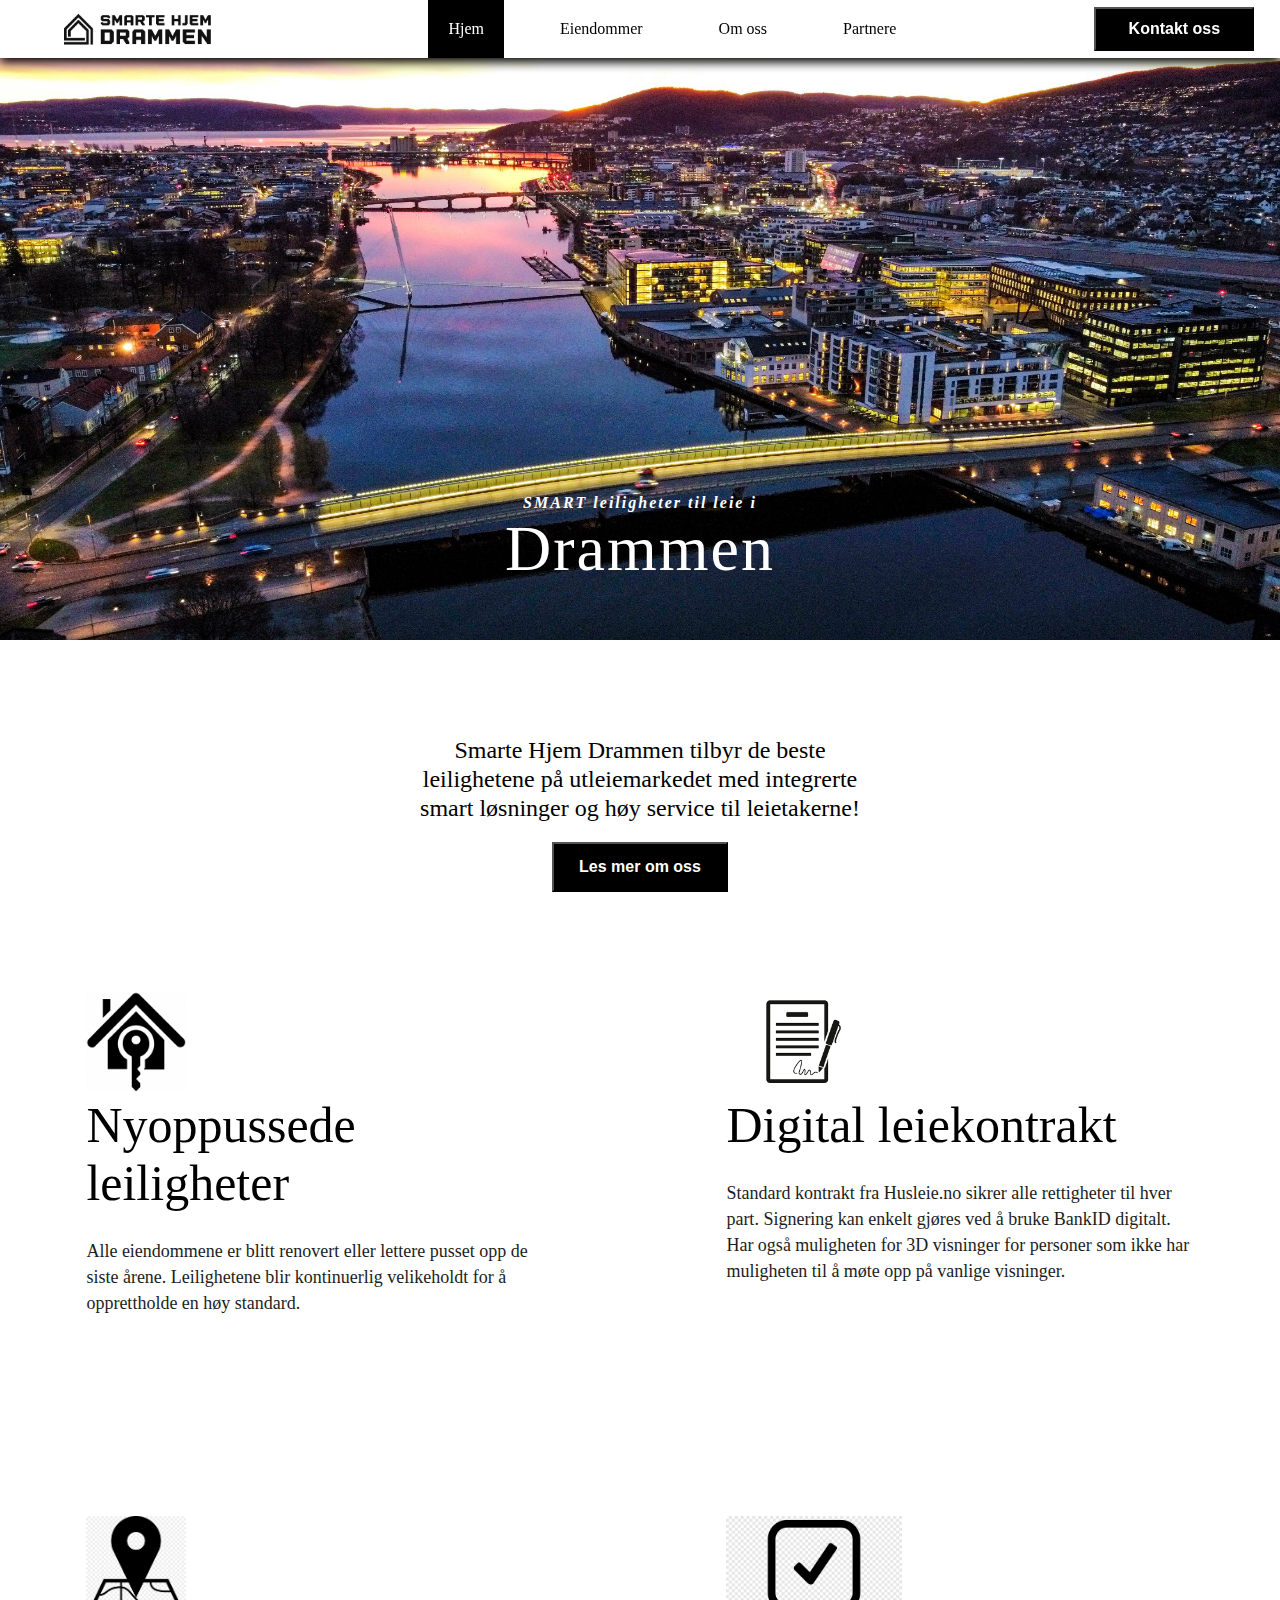
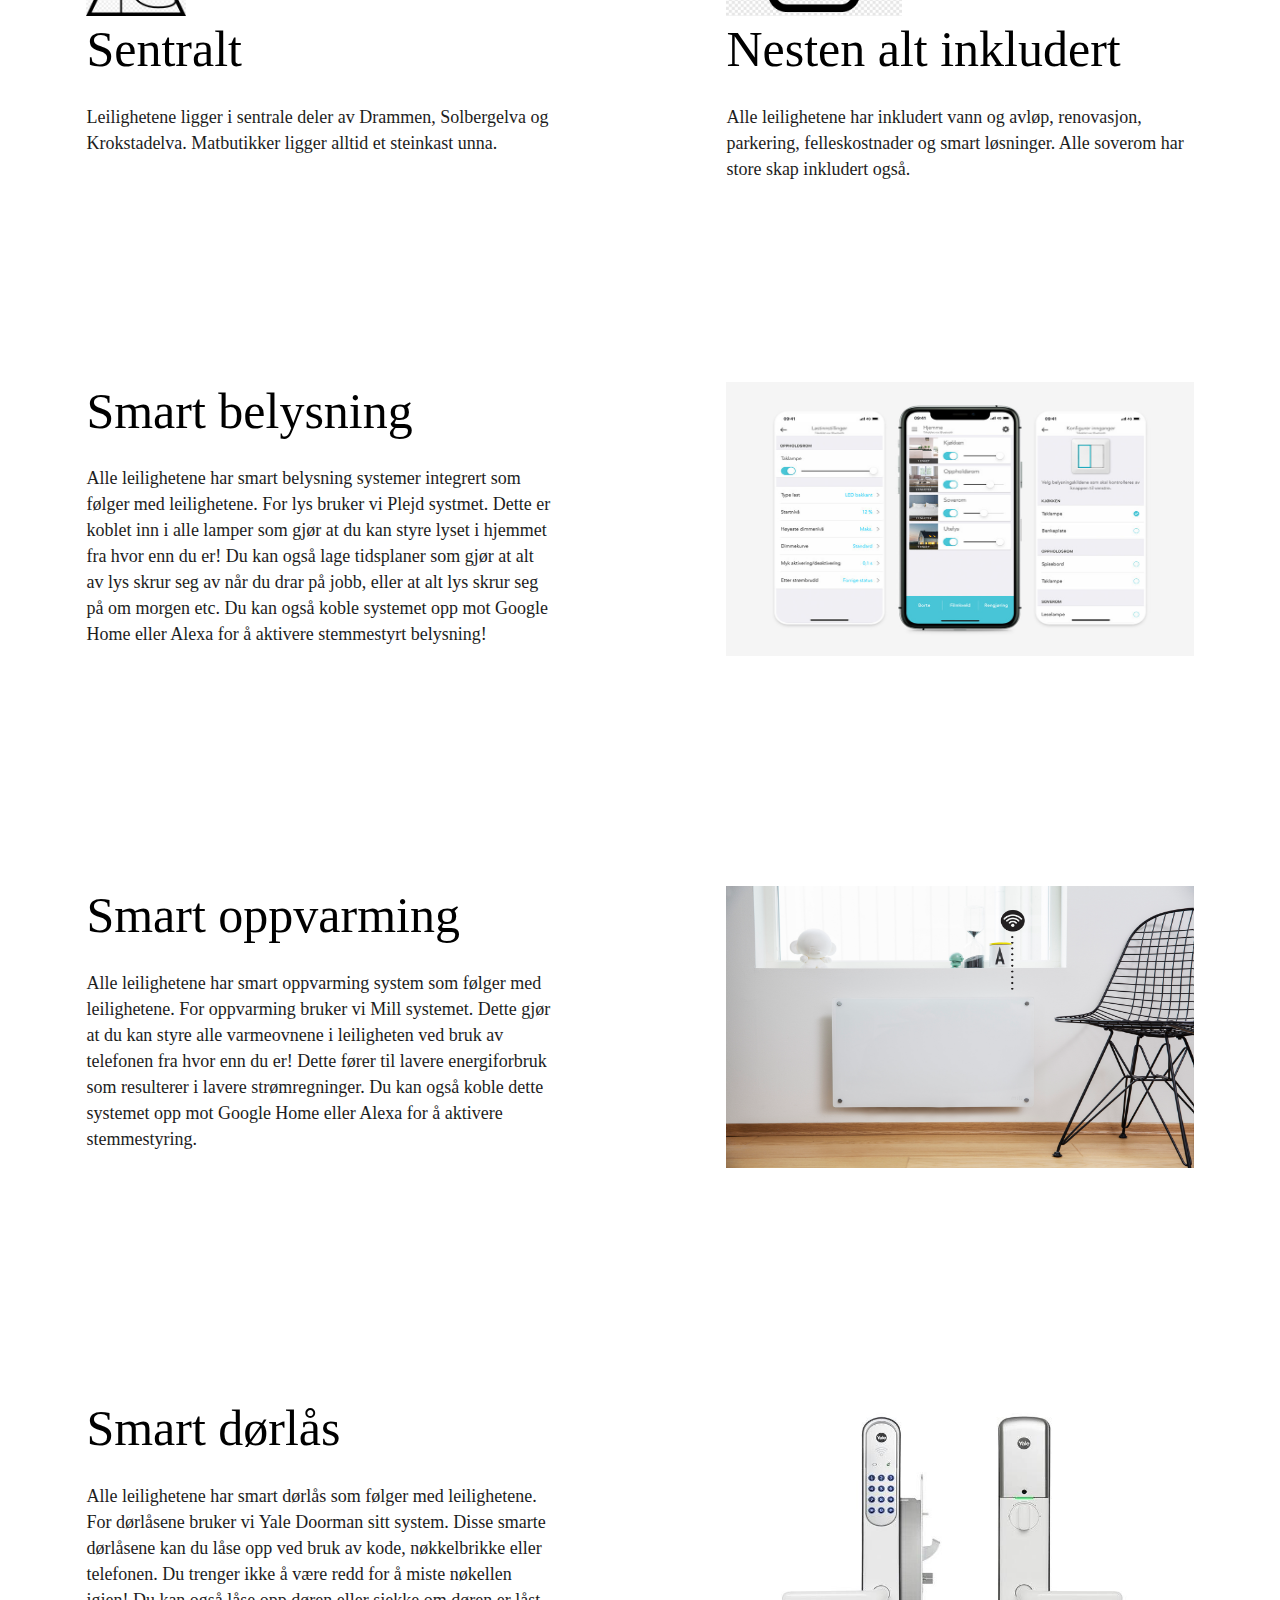
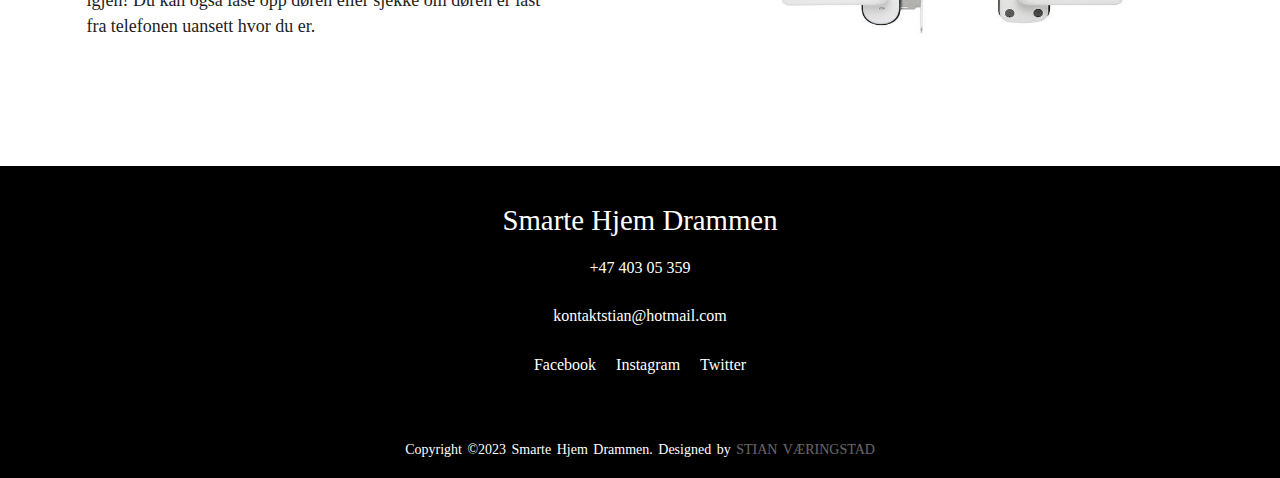
<file: index.html>
<!DOCTYPE html>
<html lang="no">
<head>
  <title>Smarte Hjem Drammen</title>
  <meta name="viewport" content="width=device-width,initial-scale=1" >
  <link href="resources/CSS/SHD.css" rel="stylesheet">
  <link 
    rel="stylesheet" href="https://cdnjs.cloudflare.com/ajax/libs/font-awesome/6.3.0/css/all.min.css" integrity="sha512-SzlrxWUlpfuzQ+pcUCosxcglQRNAq/DZjVsC0lE40xsADsfeQoEypE+enwcOiGjk/bSuGGKHEyjSoQ1zVisanQ==" crossorigin="anonymous" referrerpolicy="no-referrer" 
  />
</head>
<body>
  <div class="navbar">
    <img class="logo" src="/resources/images/logo-svarthvit.png" alt="logo">
    <nav class="nav-bar">
        <ul class="navbarliste">
          <li><a href="" class="activ">Hjem</a></li>
          <li><a href="SHD.eiendommer.html">Eiendommer</a></li>
          <!-- <li><a href="">FAQ</a></li> -->
          <li><a href="SHDomoss.html">Om oss</a></li>
          <li><a href="SHDpartnere.html">Partnere</a></li>
        </ul>
      </nav>
    <a href="SHDkontakt.html"><button class="knapp2">Kontakt oss</button></a> 
    <div class="hamburger">
      <div class="line"></div>
      <div class="line"></div>
      <div class="line"></div>
    </div>
  </div>

  <div class="intro">
    <img src="/resources/images/fintnattbildeavdrammen.jpg" alt="nydeligbilde">
    <h3><span id="smart">Smart</span> leiligheter til leie i</h3>
    <h1>Drammen</h1>
  </div>
  <script>
    hamburger = document.querySelector(".hamburger");
    hamburger.onclick = function() {
        navBar = document.querySelector(".nav-bar");
        navBar.classList.toggle("active");
    }
  </script>

  <div id="beskrivelse">
    <p>Smarte Hjem Drammen tilbyr de beste leilighetene på utleiemarkedet med integrerte smart løsninger og høy service til leietakerne!</p>
    <a href="SHDomoss.html"><button class="knapp"> Les mer om oss</button></a>
  </div>

  <main>
    <div class="container">
      <div class="info">
        <img src="/resources/images/husmednøkkel.webp" id="smarthusikon" class="infobilde" alt="hus-med-nøkkel">
        <h2>Nyoppussede leiligheter</h2>
          <p>Alle eiendommene er blitt renovert eller lettere
            pusset opp de siste årene. Leilighetene blir kontinuerlig velikeholdt for å opprettholde en høy standard.
          </p>
      </div>
      <div class="info">
        <img src="/resources/images/Kontrakt-symbol-bilde.png" id="kontrakt" class="infobilde" alt="kontrakt">
        <h2>Digital leiekontrakt</h2>
          <p>Standard kontrakt fra Husleie.no sikrer alle rettigheter
            til hver part. Signering kan enkelt gjøres ved å bruke BankID digitalt. Har også muligheten for 3D visninger for personer som ikke har muligheten til å møte opp på vanlige visninger.
          </p>
      </div>
    </div>
    <div class="container">
      <div class="info">
        <img src="/resources/images/mapspic.jpg" id="map" class="infobilde" alt="map">
        <h2>Sentralt</h2>
          <p>Leilighetene ligger i sentrale deler av Drammen, Solbergelva og Krokstadelva. Matbutikker ligger alltid et steinkast unna.</p>
      </div>
      <div class="info">
        <img src="/resources/images/checkbox.png" id="checkbox" class="infobilde" alt="checkbox">
        <h2>Nesten alt inkludert</h2>
          <p>Alle leilighetene har inkludert vann og avløp, renovasjon, parkering, felleskostnader og smart løsninger. Alle soverom har store skap inkludert også.</p>
      </div>
    </div>
    <div class="container">
      <div class="info">
        <h2>Smart belysning</h2>
          <p>Alle leilighetene har smart belysning systemer integrert som følger med leilighetene. For lys bruker vi Plejd systmet. Dette er koblet inn i alle lamper som gjør at du kan styre lyset i hjemmet fra hvor enn du er! Du kan også lage tidsplaner som gjør at alt av lys skrur seg av når du drar på jobb, eller at alt lys skrur seg på om morgen etc. Du kan også koble systemet opp mot Google Home eller Alexa for å aktivere stemmestyrt belysning!</p>
      </div>
      <div class="info">
        <img src="/resources/images/plejdtelefon.jpg" id="plejd" class="smartbilde" alt="plejd">
        </div>
    </div>
    <div class="container">
      <div class="info">
        <h2>Smart oppvarming</h2>
          <p>Alle leilighetene har smart oppvarming system som følger med leilighetene. For oppvarming bruker vi Mill systemet. Dette gjør at du kan styre alle varmeovnene i leiligheten ved bruk av telefonen fra hvor enn du er! Dette fører til lavere energiforbruk som resulterer i lavere strømregninger. Du kan også koble dette systemet opp mot Google Home eller Alexa for å aktivere stemmestyring.</p>
      </div>
      <div class="info">
        <img src="/resources/images/millglasssmartovn.jpg" id="mill" class="smartbilde" alt="mill-glass-ovn">
        </div>
    </div>
    <div class="container">
      <div class="info">
        <h2>Smart dørlås</h2>
          <p>Alle leilighetene har smart dørlås som følger med leilighetene. For dørlåsene bruker vi Yale Doorman sitt system. Disse smarte dørlåsene kan du låse opp ved bruk av kode, nøkkelbrikke eller telefonen. Du trenger ikke å være redd for å miste nøkellen igjen! Du kan også låse opp døren eller sjekke om døren er låst fra telefonen uansett hvor du er.</p>
      </div>
      <div class="info">
        <img src="/resources/images/yale_doorman_hvit.Jpg" id="yale" class="smartbilde" alt="yale-doorman">
        </div>
    </div>

  </main>

  <footer>
    <div class="footer-content">
       <h4>Smarte Hjem Drammen</h4>
       <p>+47 403 05 359</p>
       <p>kontaktstian@hotmail.com</p>
       <ul class="sosiale">
        <li><a href="https://www.facebook.com/profile.php?id=100004467826902" class="facebook">Facebook</a></li>
        <li><a href="#" class="Instagram">Instagram</a></li>
        <li><a href="https://twitter.com/StianVaringstad" class="Twitter">Twitter</a></li>
       </ul>
    </div>
    <div class="footer-bottom">
      <p>Copyright &copy;2023 Smarte Hjem Drammen. Designed by <span>Stian Væringstad</span></p>
    </div>
  </footer>
</body>

</html>
</file>
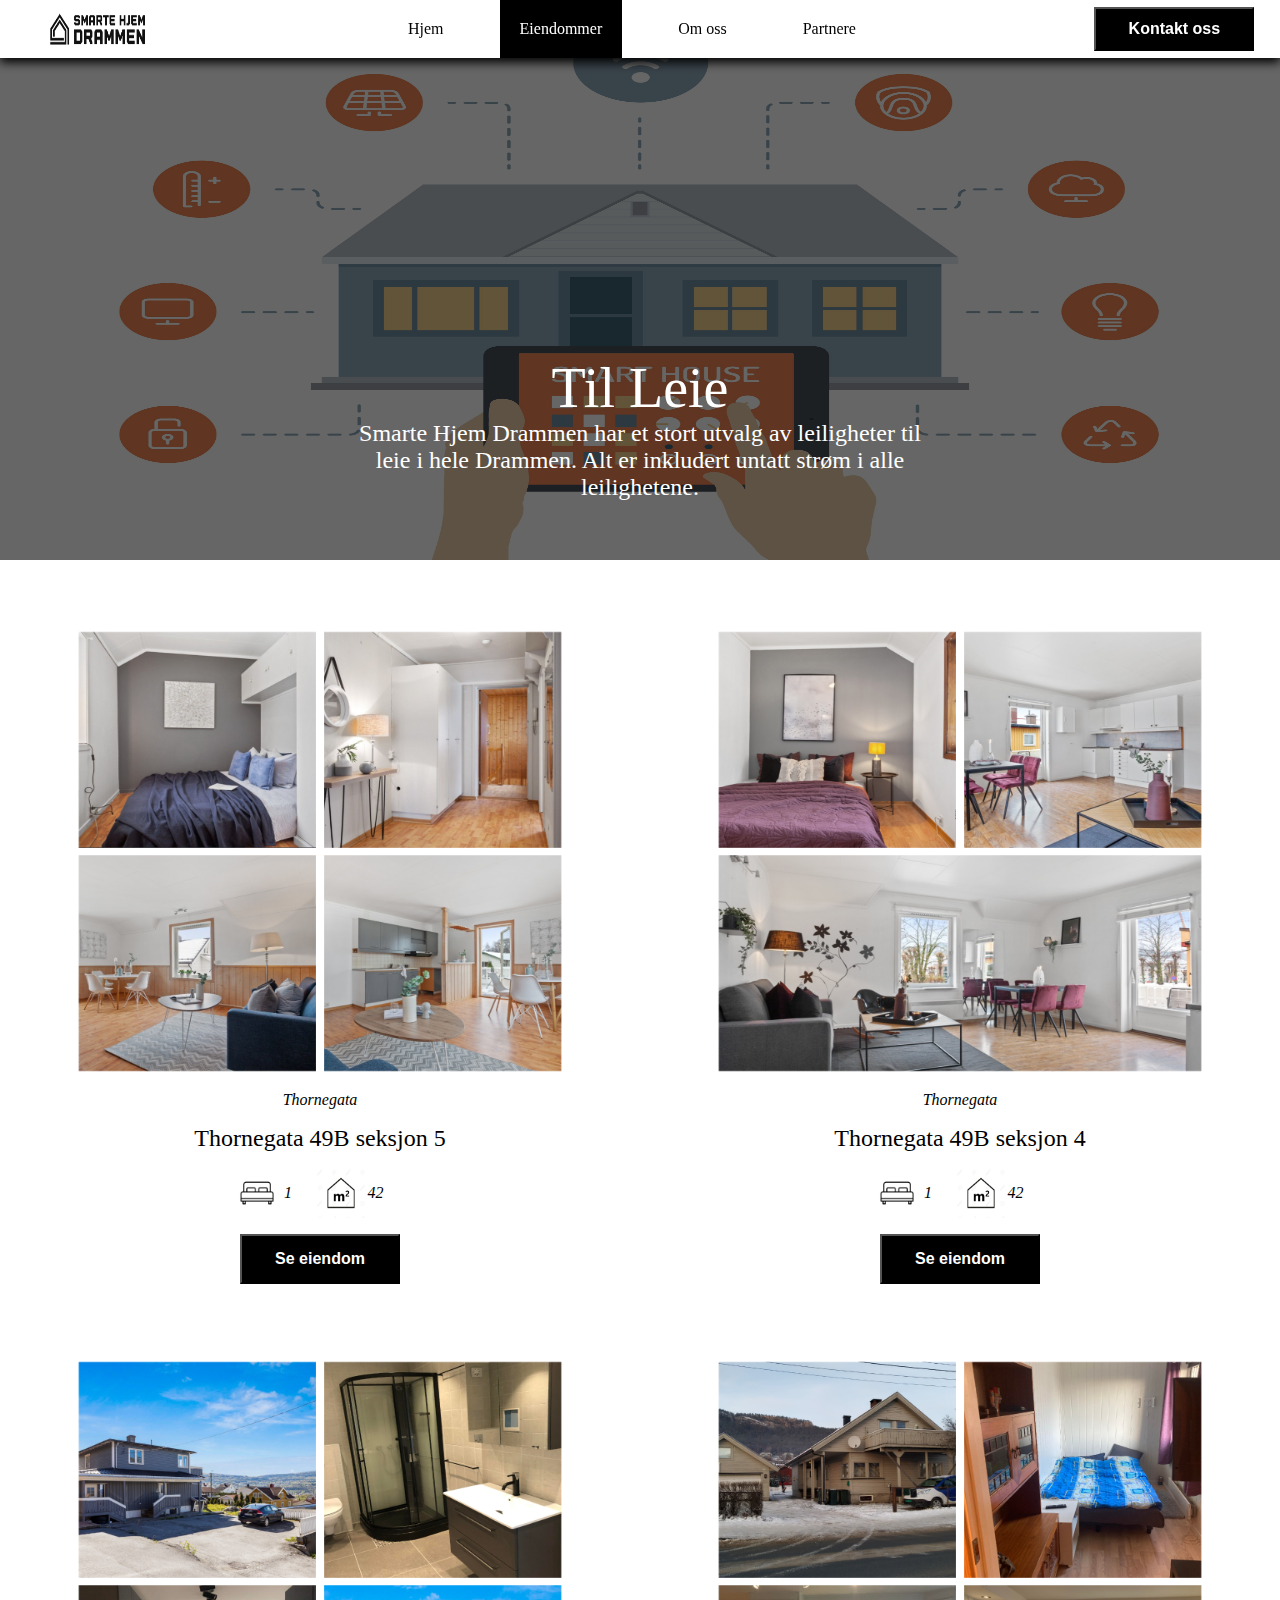
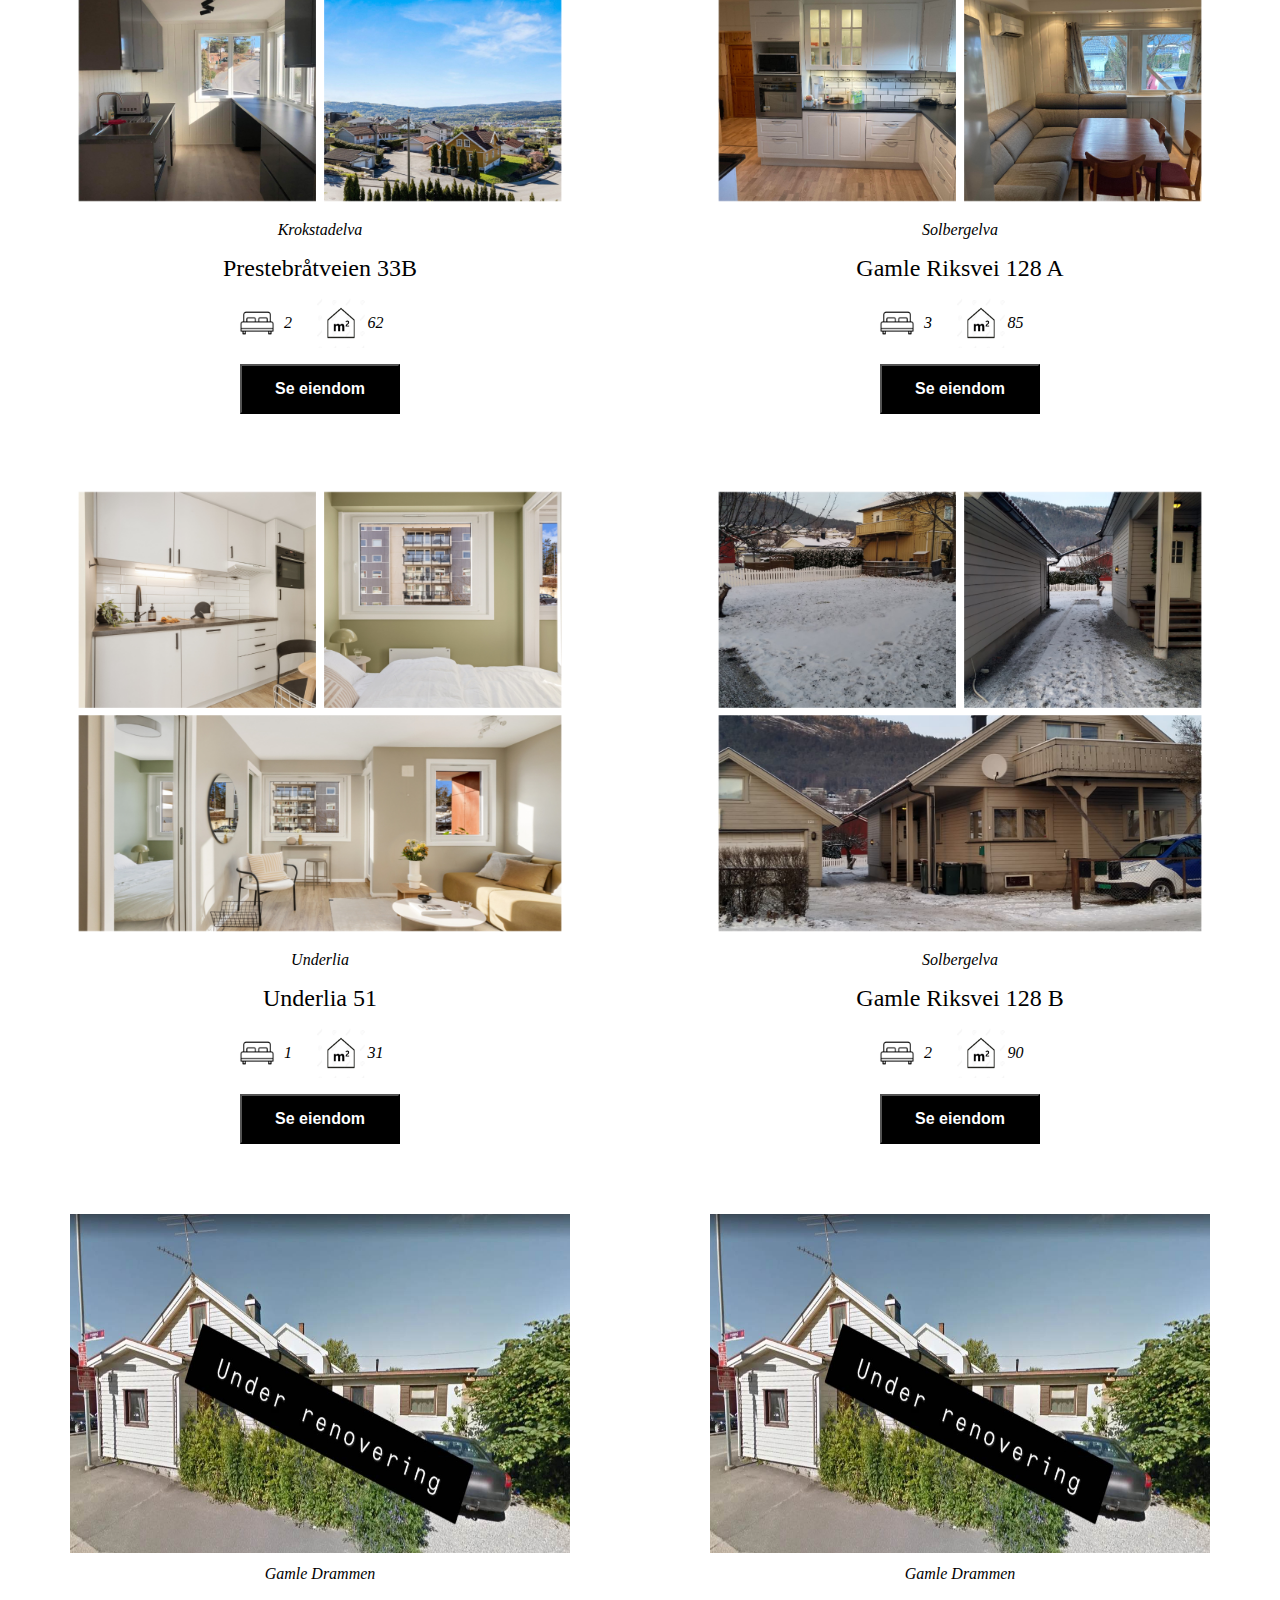
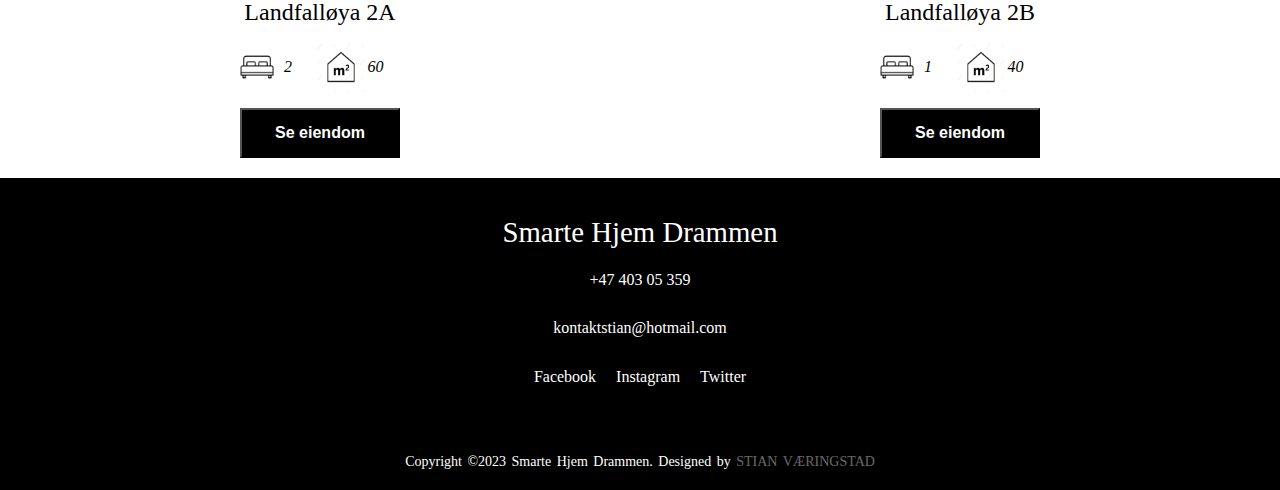
<file: SHD.eiendommer.html>
<!DOCTYPE html>
<html lang="no">
<head>
  <title>Smarte Hjem Drammen</title>
  <meta name="viewport" content="width=device-width,initial-scale=1" >
  <link href="resources/CSS/SHDeiendommer.css" rel="stylesheet">
</head>
<body>
    <div class="navbar">
        <img class="logo" src="/resources/images/logo-svarthvit.png" alt="logo">
        <nav class="nav-bar">
            <ul class="navbarliste">
                <li><a href="SHD.html">Hjem</a></li>
                <li><a href="#" class="activ">Eiendommer</a></li>
                <!-- <li><a href="">FAQ</a></li> -->
                <li><a href="SHDomoss.html">Om oss</a></li>
                <li><a href="SHDpartnere.html">Partnere</a></li>
            </ul>
         </nav>
        <a href="SHDkontakt.html"><button class="knapp2">Kontakt oss</button></a>
        <div class="hamburger">
            <div class="line"></div>
            <div class="line"></div>
            <div class="line"></div>
         </div>
    </div>
    
    <script>
        hamburger = document.querySelector(".hamburger");
        hamburger.onclick = function() {
            navBar = document.querySelector(".nav-bar");
            navBar.classList.toggle("active");
        }
    </script>

    <div class="svartbox">
        <div class="overskrift">
            <img src="resources/images/smart-hus-bilde.jpg" alt="utsikt" class="bakgrunnsbilde">
            <h1>Til Leie</h1>
            <p>Smarte Hjem Drammen har et stort utvalg av leiligheter til leie i hele Drammen. Alt er inkludert untatt strøm i alle leilighetene.</p>
        </div>
    </div>
    <div class="container">
        <div class="box">
            <img src="resources/images/th49-sek5-collage2.jpeg" alt="Thornegata-bilder" class="collage">
            <p class="stedsnavn">Thornegata</p>
            <h2>Thornegata 49B seksjon 5</h2>
            <div>
                <img src="resources/images/bed-icon.png" alt="Sengeicon" class="icon">
                <p>1</p>
                <img src="resources/images/kvadratmetet-icon.webp" alt="Kvadratmeter-icon" class="icon">
                <p>42</p>
            </div>
            <div>
                <a href=""><button class="seeiendom">Se eiendom</button></a>
            </div>
        </div>
        <div class="box">
            <img src="resources/images/th49-sek4-collage2.jpg" alt="Thornegata-bilder2" class="collage">
            <p class="stedsnavn">Thornegata</p>
            <h2>Thornegata 49B seksjon 4</h2>
            <div>
                <img src="resources/images/bed-icon.png" alt="Sengeicon" class="icon">
                <p>1</p>
                <img src="resources/images/kvadratmetet-icon.webp" alt="Kvadratmeter-icon" class="icon">
                <p>42</p>
            </div>
            <div>
                <a href=""><button class="seeiendom">Se eiendom</button></a>
            </div>
        </div>
        <div class="box">
            <img src="resources/images/p33-collage2.jpg" alt="Prestebråtveien-bilder" class="collage">
            <p class="stedsnavn">Krokstadelva</p>
            <h2>Prestebråtveien 33B</h2>
            <div>
                <img src="resources/images/bed-icon.png" alt="Sengeicon" class="icon">
                <p>2</p>
                <img src="resources/images/kvadratmetet-icon.webp" alt="Kvadratmeter-icon" class="icon">
                <p>62</p>
            </div>
            <div>
                <a href=""><button class="seeiendom">Se eiendom</button></a>
            </div>
        </div>
        <div class="box">
            <img src="resources/images/GR128-collage2.jpg" alt="Solbergelva-bilder" class="collage">
            <p class="stedsnavn">Solbergelva</p>
            <h2>Gamle Riksvei 128 A</h2>
            <div>
                <img src="resources/images/bed-icon.png" alt="Sengeicon" class="icon">
                <p>3</p>
                <img src="resources/images/kvadratmetet-icon.webp" alt="Kvadratmeter-icon" class="icon">
                <p>85</p>
            </div>
            <div>
                <a href=""><button class="seeiendom">Se eiendom</button></a>
            </div>
        </div>
        <div class="box">
            <img src="resources/images/U51-collage2.jpg" alt="Underlia-bilder" class="collage">
            <p class="stedsnavn">Underlia</p>
            <h2>Underlia 51</h2>
            <div>
                <img src="resources/images/bed-icon.png" alt="Sengeicon" class="icon">
                <p>1</p>
                <img src="resources/images/kvadratmetet-icon.webp" alt="Kvadratmeter-icon" class="icon">
                <p>31</p>
            </div>
            <div>
                <a href=""><button class="seeiendom">Se eiendom</button></a>
            </div>
        </div>
        <div class="box">
            <img src="resources/images/Gr128-kjeller-collage.jpg" alt="Solbergelva-kjeller-bilder" class="collage">
            <p class="stedsnavn">Solbergelva</p>
            <h2>Gamle Riksvei 128 B</h2>
            <div>
                <img src="resources/images/bed-icon.png" alt="Sengeicon" class="icon">
                <p>2</p>
                <img src="resources/images/kvadratmetet-icon.webp" alt="Kvadratmeter-icon" class="icon">
                <p>90</p>
            </div>
            <div>
                <a href=""><button class="seeiendom">Se eiendom</button></a>
            </div>
        </div>
        <div class="box">
            <img src="resources/images/L2-rn.jpg" alt="Landfalløya2A-bilder" class="collage">
            <p class="stedsnavn">Gamle Drammen</p>
            <h2>Landfalløya 2A</h2>
            <div>
                <img src="resources/images/bed-icon.png" alt="Sengeicon" class="icon">
                <p>2</p>
                <img src="resources/images/kvadratmetet-icon.webp" alt="Kvadratmeter-icon" class="icon">
                <p>60</p>
            </div>
            <div>
                <a href=""><button class="seeiendom">Se eiendom</button></a>
            </div>
        </div>
        <div class="box">
            <img src="resources/images/L2-rn.jpg" alt="Landfalløya2B-bilder" class="collage">
            <p class="stedsnavn">Gamle Drammen</p>
            <h2>Landfalløya 2B</h2>
            <div>
                <img src="resources/images/bed-icon.png" alt="Sengeicon" class="icon">
                <p>1</p>
                <img src="resources/images/kvadratmetet-icon.webp" alt="Kvadratmeter-icon" class="icon">
                <p>40</p>
            </div>
            <div>
                <a href=""><button class="seeiendom">Se eiendom</button></a>
            </div>
        </div>
    </div>

    <footer>
        <div class="footer-content">
            <h4>Smarte Hjem Drammen</h4>
            <p>+47 403 05 359</p>
            <p>kontaktstian@hotmail.com</p>
            <ul class="sosiale">
                <li><a href="https://www.facebook.com/profile.php?id=100004467826902" class="facebook">Facebook</a></li>
                <li><a href="#" class="Instagram">Instagram</a></li>
                <li><a href="https://twitter.com/StianVaringstad" class="Twitter">Twitter</a></li>
            </ul>
        </div>
      <div class="footer-bottom">
        <p>Copyright &copy;2023 Smarte Hjem Drammen. Designed by <span>Stian Væringstad</span></p>
      </div>
    </footer>
</body>
</html>
</file>
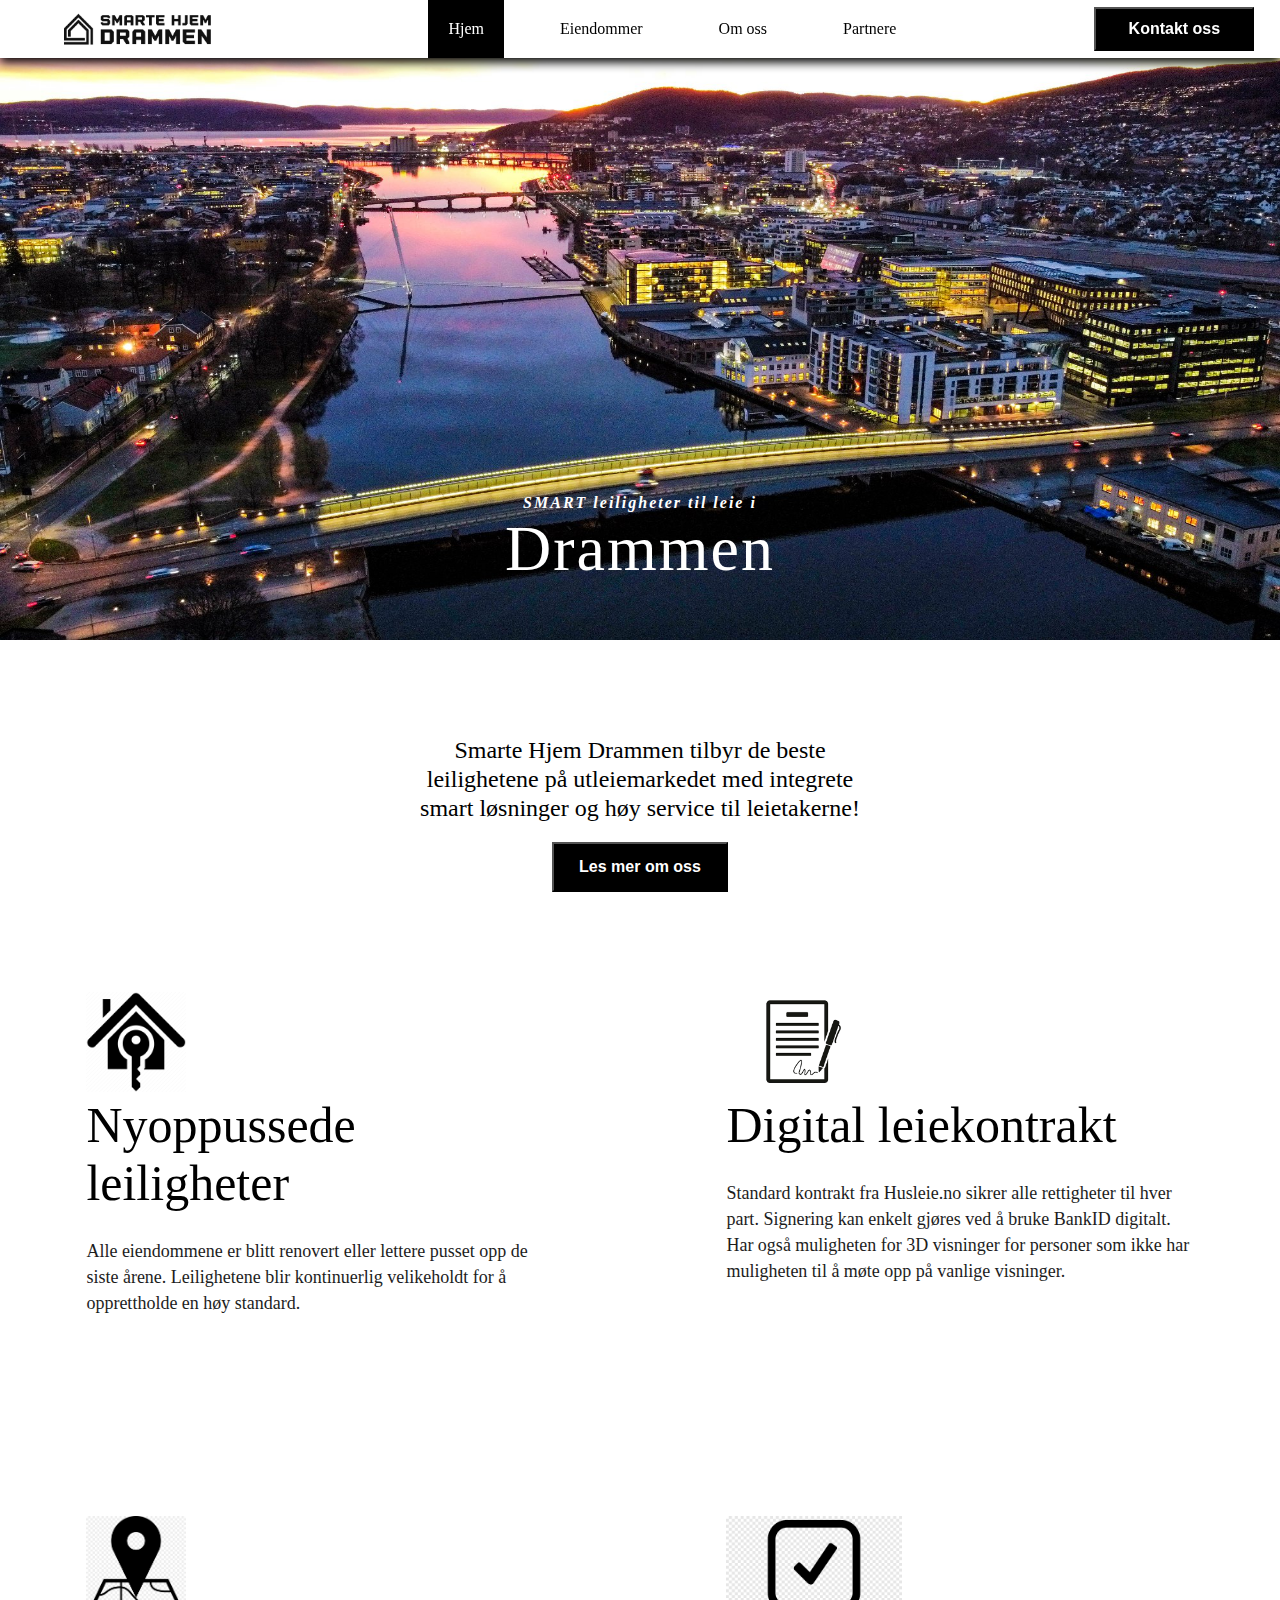
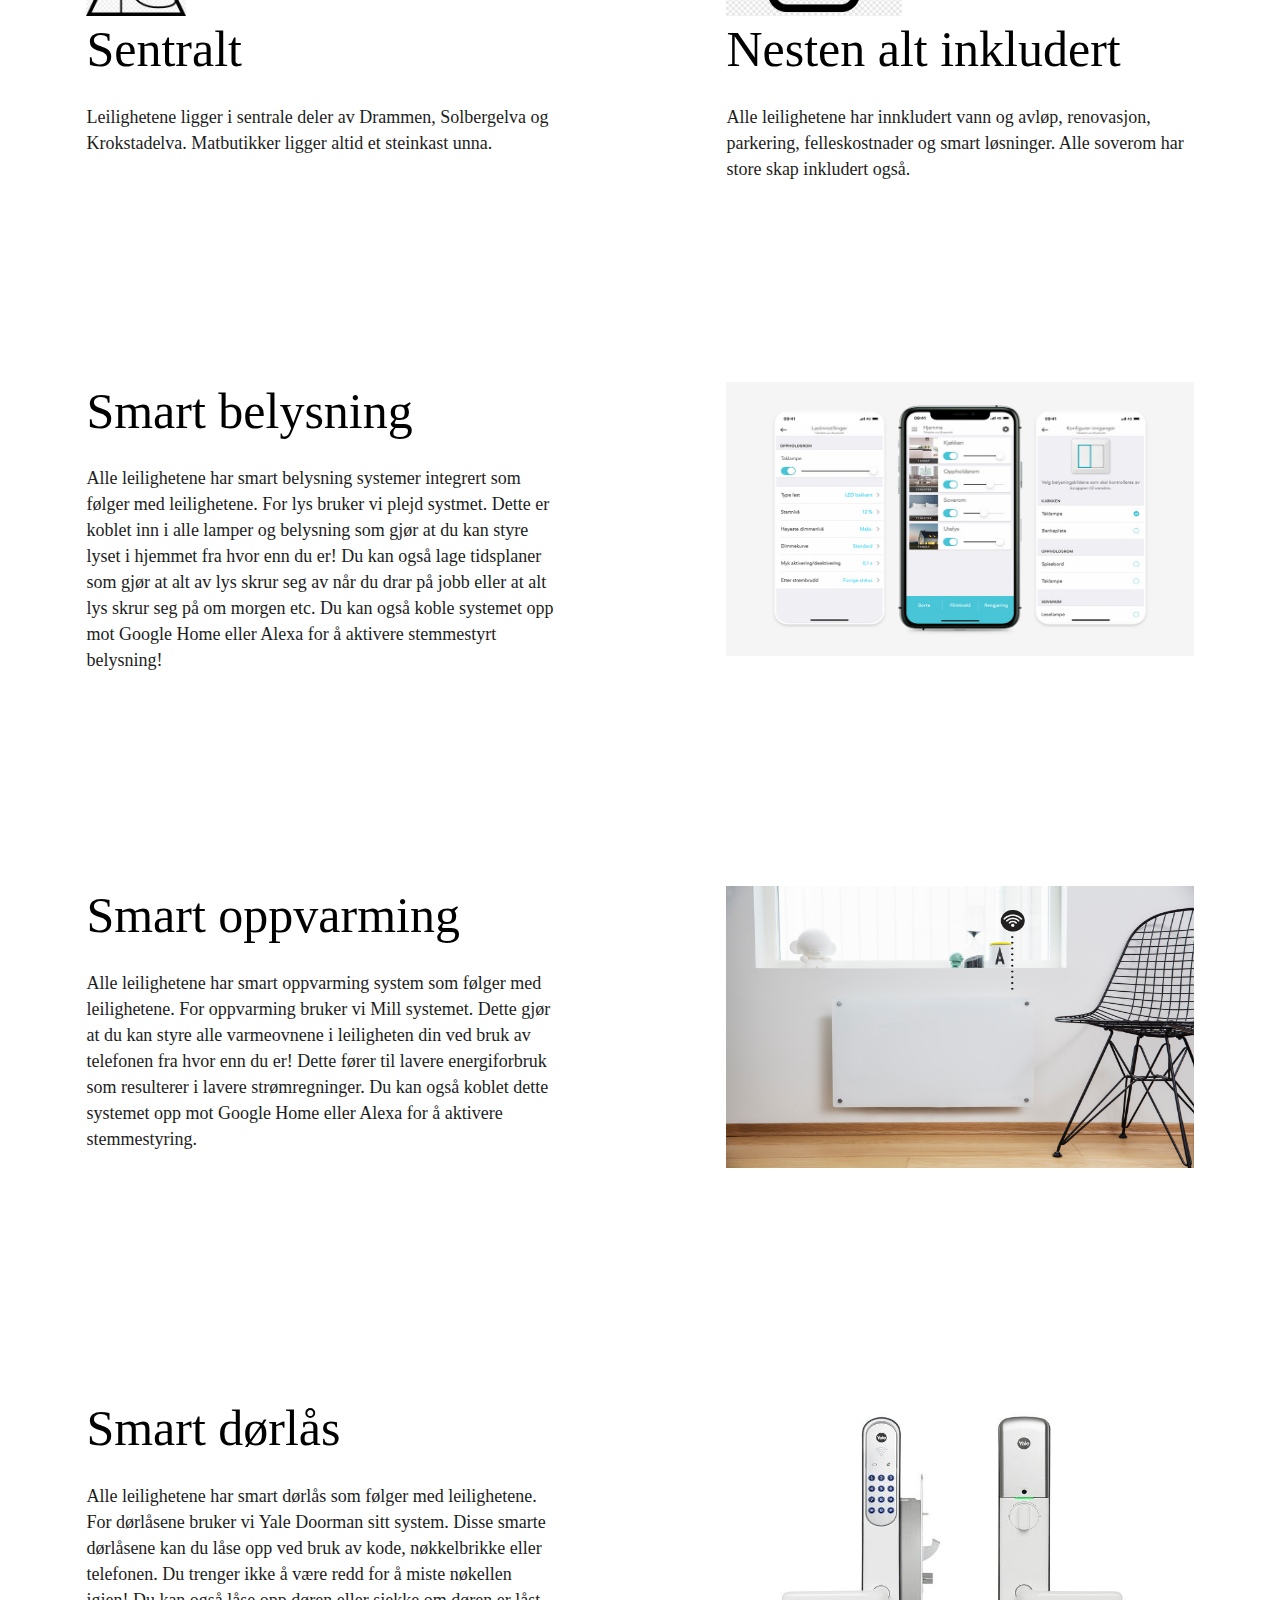
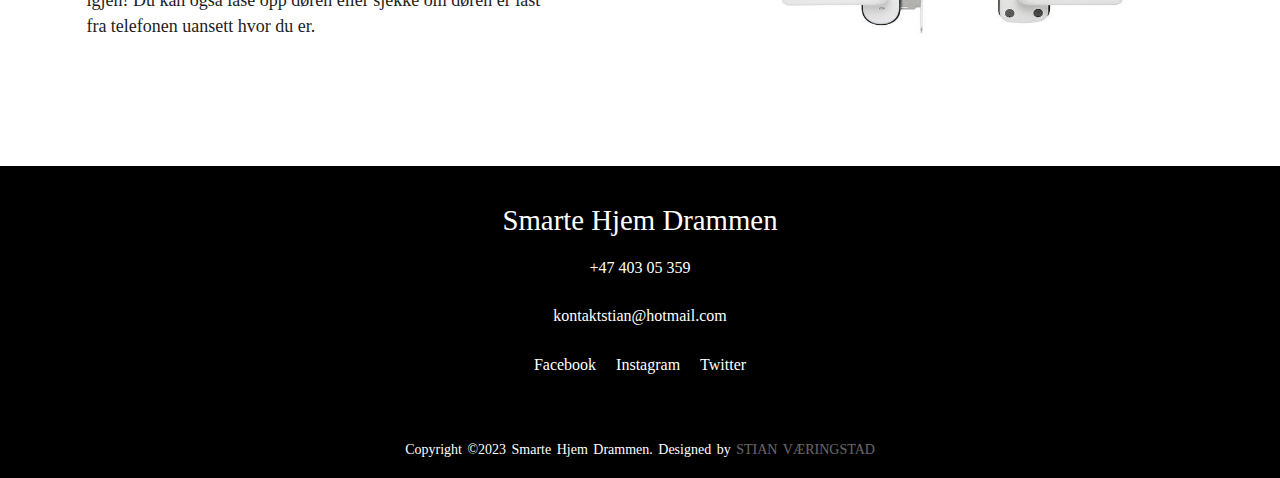
<file: SHD.html>
<!DOCTYPE html>
<html lang="no">
<head>
  <title>Smarte Hjem Drammen</title>
  <meta name="viewport" content="width=device-width,initial-scale=1" >
  <link href="resources/CSS/SHD.css" rel="stylesheet">
  <link 
    rel="stylesheet" href="https://cdnjs.cloudflare.com/ajax/libs/font-awesome/6.3.0/css/all.min.css" integrity="sha512-SzlrxWUlpfuzQ+pcUCosxcglQRNAq/DZjVsC0lE40xsADsfeQoEypE+enwcOiGjk/bSuGGKHEyjSoQ1zVisanQ==" crossorigin="anonymous" referrerpolicy="no-referrer" 
  />
</head>
<body>
  <div class="navbar">
    <img class="logo" src="/resources/images/logo-svarthvit.png" alt="logo">
    <nav class="nav-bar">
        <ul class="navbarliste">
          <li><a href="" class="activ">Hjem</a></li>
          <li><a href="SHD.eiendommer.html">Eiendommer</a></li>
          <!-- <li><a href="">FAQ</a></li> -->
          <li><a href="SHDomoss.html">Om oss</a></li>
          <li><a href="SHDpartnere.html">Partnere</a></li>
        </ul>
      </nav>
    <a href="SHDkontakt.html"><button class="knapp2">Kontakt oss</button></a> 
    <div class="hamburger">
      <div class="line"></div>
      <div class="line"></div>
      <div class="line"></div>
    </div>
  </div>

  <div class="intro">
    <img src="/resources/images/fintnattbildeavdrammen.jpg" alt="nydeligbilde">
    <h3><span id="smart">Smart</span> leiligheter til leie i</h3>
    <h1>Drammen</h1>
  </div>
  <script>
    hamburger = document.querySelector(".hamburger");
    hamburger.onclick = function() {
        navBar = document.querySelector(".nav-bar");
        navBar.classList.toggle("active");
    }
  </script>

  <div id="beskrivelse">
    <p>Smarte Hjem Drammen tilbyr de beste leilighetene på utleiemarkedet med integrete smart løsninger og høy service til leietakerne!</p>
    <a href="SHDomoss.html"><button class="knapp"> Les mer om oss</button></a>
  </div>

  <main>
    <div class="container">
      <div class="info">
        <img src="/resources/images/husmednøkkel.webp" id="smarthusikon" class="infobilde" alt="hus-med-nøkkel">
        <h2>Nyoppussede leiligheter</h2>
          <p>Alle eiendommene er blitt renovert eller lettere
            pusset opp de siste årene. Leilighetene blir kontinuerlig velikeholdt for å opprettholde en høy standard.
          </p>
      </div>
      <div class="info">
        <img src="/resources/images/Kontrakt-symbol-bilde.png" id="kontrakt" class="infobilde" alt="kontrakt">
        <h2>Digital leiekontrakt</h2>
          <p>Standard kontrakt fra Husleie.no sikrer alle rettigheter
            til hver part. Signering kan enkelt gjøres ved å bruke BankID digitalt. Har også muligheten for 3D visninger for personer som ikke har muligheten til å møte opp på vanlige visninger.
          </p>
      </div>
    </div>
    <div class="container">
      <div class="info">
        <img src="/resources/images/mapspic.jpg" id="map" class="infobilde" alt="map">
        <h2>Sentralt</h2>
          <p>Leilighetene ligger i sentrale deler av Drammen, Solbergelva og Krokstadelva. Matbutikker ligger altid et steinkast unna.</p>
      </div>
      <div class="info">
        <img src="/resources/images/checkbox.png" id="checkbox" class="infobilde" alt="checkbox">
        <h2>Nesten alt inkludert</h2>
          <p>Alle leilighetene har innkludert vann og avløp, renovasjon, parkering, felleskostnader og smart løsninger. Alle soverom har store skap inkludert også.</p>
      </div>
    </div>
    <div class="container">
      <div class="info">
        <h2>Smart belysning</h2>
          <p>Alle leilighetene har smart belysning systemer integrert som følger med leilighetene. For lys bruker vi plejd systmet. Dette er koblet inn i alle lamper og belysning som gjør at du kan styre lyset i hjemmet fra hvor enn du er! Du kan også lage tidsplaner som gjør at alt av lys skrur seg av når du drar på jobb eller at alt lys skrur seg på om morgen etc. Du kan også koble systemet opp mot Google Home eller Alexa for å aktivere stemmestyrt belysning!</p>
      </div>
      <div class="info">
        <img src="/resources/images/plejdtelefon.jpg" id="plejd" class="smartbilde" alt="plejd">
        </div>
    </div>
    <div class="container">
      <div class="info">
        <h2>Smart oppvarming</h2>
          <p>Alle leilighetene har smart oppvarming system som følger med leilighetene. For oppvarming bruker vi Mill systemet. Dette gjør at du kan styre alle varmeovnene i leiligheten din ved bruk av telefonen fra hvor enn du er! Dette fører til lavere energiforbruk som resulterer i lavere strømregninger. Du kan også koblet dette systemet opp mot Google Home eller Alexa for å aktivere stemmestyring.</p>
      </div>
      <div class="info">
        <img src="/resources/images/millglasssmartovn.jpg" id="mill" class="smartbilde" alt="mill-glass-ovn">
        </div>
    </div>
    <div class="container">
      <div class="info">
        <h2>Smart dørlås</h2>
          <p>Alle leilighetene har smart dørlås som følger med leilighetene. For dørlåsene bruker vi Yale Doorman sitt system. Disse smarte dørlåsene kan du låse opp ved bruk av kode, nøkkelbrikke eller telefonen. Du trenger ikke å være redd for å miste nøkellen igjen! Du kan også låse opp døren eller sjekke om døren er låst fra telefonen uansett hvor du er.</p>
      </div>
      <div class="info">
        <img src="/resources/images/yale_doorman_hvit.Jpg" id="yale" class="smartbilde" alt="yale-doorman">
        </div>
    </div>

  </main>

  <footer>
    <div class="footer-content">
       <h4>Smarte Hjem Drammen</h4>
       <p>+47 403 05 359</p>
       <p>kontaktstian@hotmail.com</p>
       <ul class="sosiale">
        <li><a href="https://www.facebook.com/profile.php?id=100004467826902" class="facebook">Facebook</a></li>
        <li><a href="#" class="Instagram">Instagram</a></li>
        <li><a href="https://twitter.com/StianVaringstad" class="Twitter">Twitter</a></li>
       </ul>
    </div>
    <div class="footer-bottom">
      <p>Copyright &copy;2023 Smarte Hjem Drammen. Designed by <span>Stian Væringstad</span></p>
    </div>
  </footer>
</body>

</html>
</file>
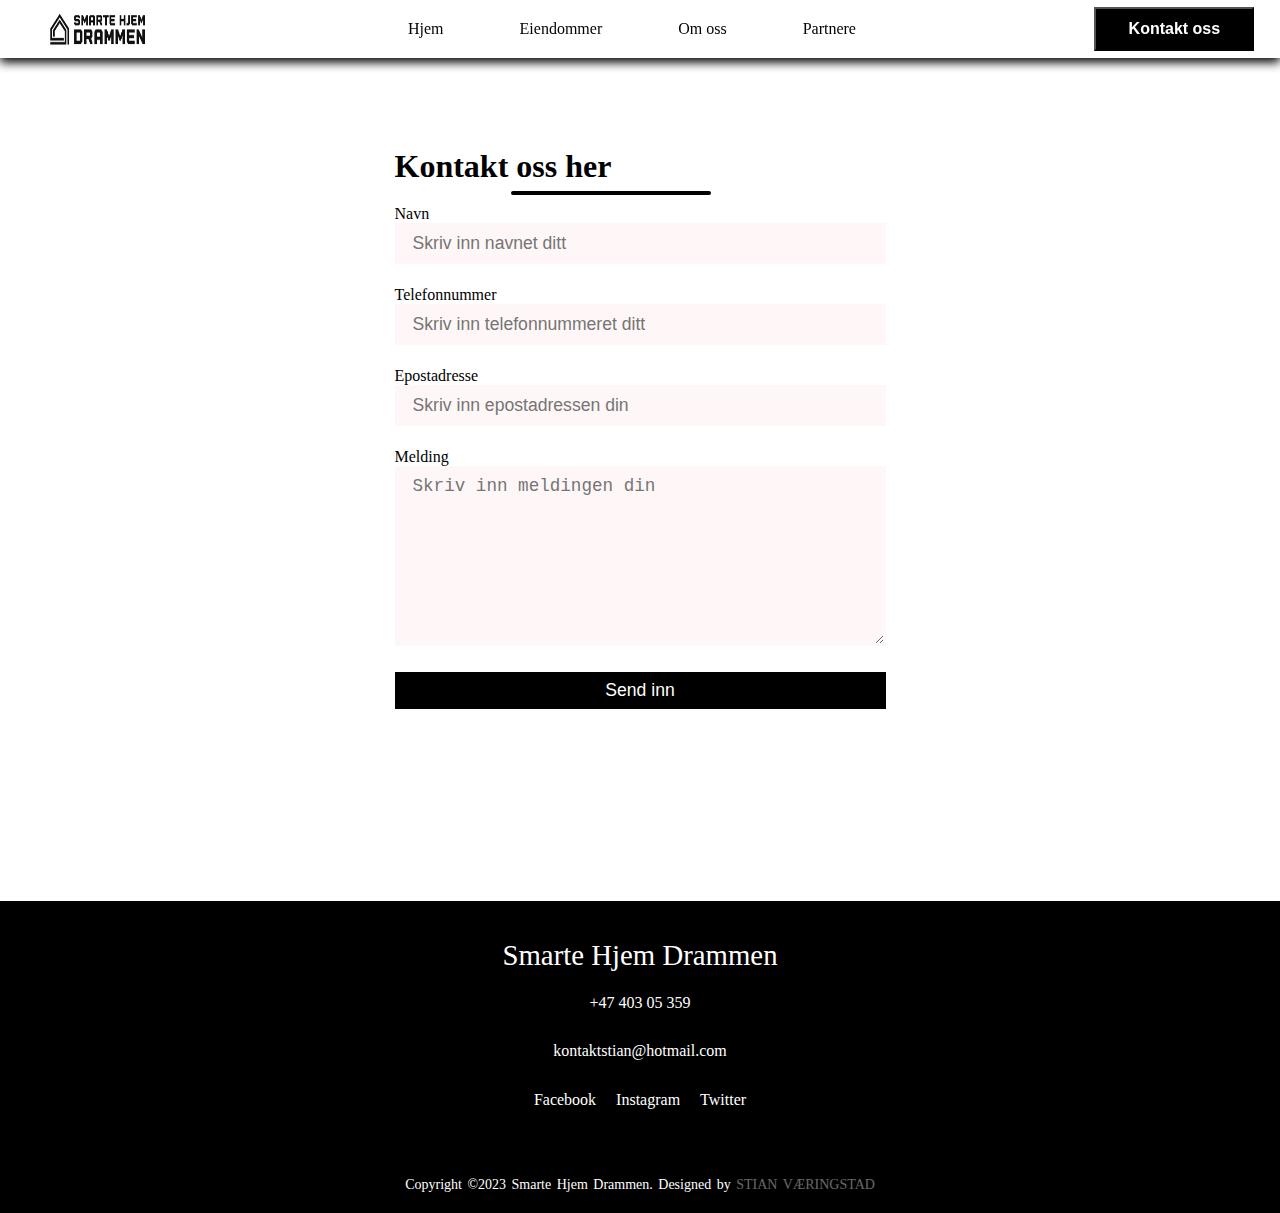
<file: SHDkontakt.html>
<!DOCTYPE html>
<html lang="no">
<head>
  <title>Kontakt oss</title>
  <meta name="viewport" content="width=device-width,initial-scale=1" >
  <link href="/resources/CSS/SHDkontakt.css" rel="stylesheet">
</head>
<body>

  
  <div class="navbar">
    <img class="logo" src="/resources/images/logo-svarthvit.png" alt="logo">
    <nav class="nav-bar">
      <ul class="navbarliste">
        <li><a href="SHD.html">Hjem</a></li>
        <li><a href="SHD.eiendommer.html">Eiendommer</a></li>
        <!-- <li><a href="">FAQ</a></li> -->
        <li><a href="SHDomoss.html">Om oss</a></li>
        <li><a href="SHDpartnere.html">Partnere</a></li>
      </ul>
    </nav>
    <a href="SHDkontakt.html"><button class="knapp2">Kontakt oss</button></a>
    <div class="hamburger">
      <div class="line"></div>
      <div class="line"></div>
      <div class="line"></div>
    </div>
  </div>
  <script>
    hamburger = document.querySelector(".hamburger");
    hamburger.onclick = function() {
        navBar = document.querySelector(".nav-bar");
        navBar.classList.toggle("active");
    }
  </script>
  
  <div class="kontaktboks">
    <div> <!--Nødvendig for at overskriften skal bli rikitg?!-->
      <h1>Kontakt oss her</h1>
      <form action="somewhere" method="GET">
        <label for="navn">Navn</label><br>
        <input id="navn" name="navn" class="felt" type="text" required placeholder="Skriv inn navnet ditt">
        <br>
        <label for="telefonnummer">Telefonnummer</label><br>
        <input id="telefonnummer" name="telefonnummer" class="felt" type="text" required placeholder="Skriv inn telefonnummeret ditt">
        <br>
        <label for="epost">Epostadresse</label><br>
        <input id="epost" name="epost" class="felt" type="text" required placeholder="Skriv inn epostadressen din">
        <br>
        <label for="melding">Melding</label><br>
        <textarea id="melding" name="melding" class="felt" required rows="8" cols="40" placeholder="Skriv inn meldingen din"></textarea>
        <br>
        <input type="submit" class="btn" value="Send inn">
      </form>
    </div>
  </div>
  <footer>
    <div class="footer-content">
       <h4>Smarte Hjem Drammen</h4>
       <p>+47 403 05 359</p>
       <p>kontaktstian@hotmail.com</p>
       <ul class="sosiale">
        <li><a href="https://www.facebook.com/profile.php?id=100004467826902" class="facebook">Facebook</a></li>
        <li><a href="#" class="Instagram">Instagram</a></li>
        <li><a href="https://twitter.com/StianVaringstad" class="Twitter">Twitter</a></li>
       </ul>
    </div>
    <div class="footer-bottom">
      <p>Copyright &copy;2023 Smarte Hjem Drammen. Designed by <span>Stian Væringstad</span></p>
    </div>
  </footer>
</body>
</html>
</file>
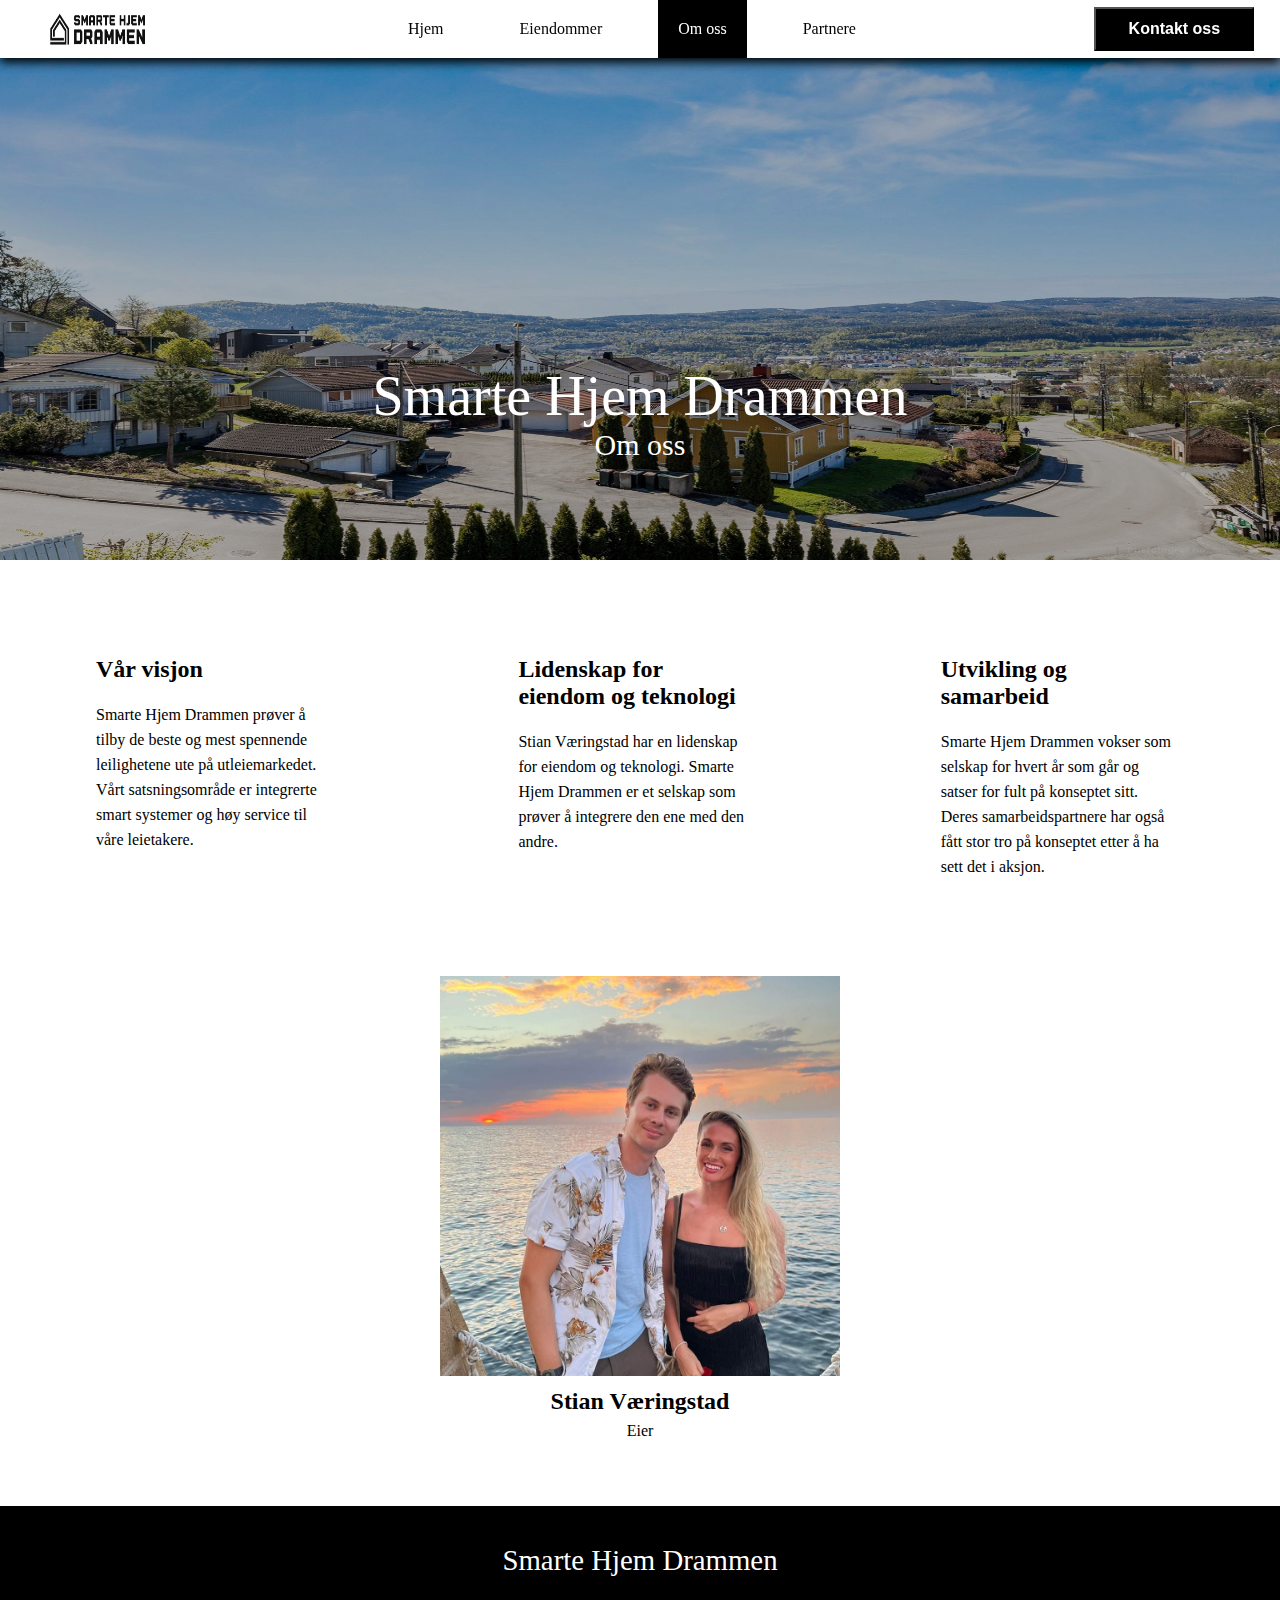
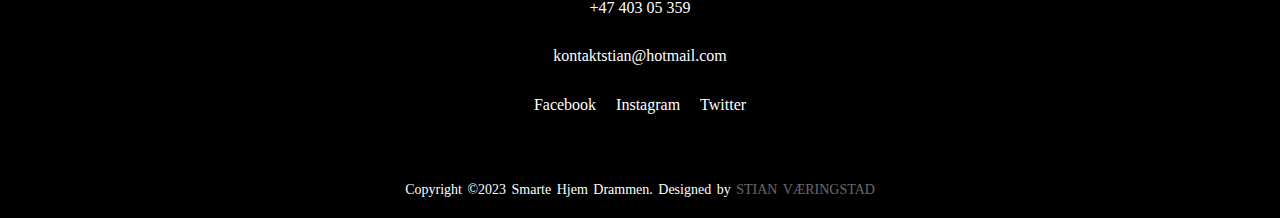
<file: SHDomoss.html>
<!DOCTYPE html>
<html lang="no">
<head>
  <title>Smarte Hjem Drammen</title>
  <meta name="viewport" content="width=device-width,initial-scale=1" >
  <link href="resources/CSS/SHDomoss.css" rel="stylesheet">
</head>
<body>
    <div class="navbar">
        <img class="logo" src="/resources/images/logo-svarthvit.png" alt="logo">
        <nav class="nav-bar">
            <ul class="navbarliste">
                <li><a href="SHD.html">Hjem</a></li>
                <li><a href="SHD.eiendommer.html">Eiendommer</a></li>
                <!-- <li><a href="">FAQ</a></li> -->
                <li><a href="#" class="activ">Om oss</a></li>
                <li><a href="SHDpartnere.html">Partnere</a></li>
            </ul>
         </nav>
        <a href="SHDkontakt.html"><button class="knapp2">Kontakt oss</button></a>
        <div class="hamburger">
            <div class="line"></div>
            <div class="line"></div>
            <div class="line"></div>
         </div>
    </div>
    
    <script>
        hamburger = document.querySelector(".hamburger");
        hamburger.onclick = function() {
            navBar = document.querySelector(".nav-bar");
            navBar.classList.toggle("active");
        }
    </script>

    <div class="svartbox">
        <div class="overskrift">
            <img src="resources/images/utsiktP33.jpg" alt="utsikt" class="bakgrunnsbilde">
            <h1>Smarte Hjem Drammen</h1>
            <p>Om oss</p>
        </div>
    </div>
    <div class="container">
        <div class="box">
            <h2>Vår visjon</h2>
            <p>Smarte Hjem Drammen prøver å tilby de beste og mest spennende leilighetene ute på utleiemarkedet. Vårt satsningsområde er integrerte smart systemer og høy service til våre leietakere.</p>
        </div>
        <div class="box">
            <h2>Lidenskap for eiendom og teknologi</h2>
            <p>Stian Væringstad har en lidenskap for eiendom og teknologi. Smarte Hjem Drammen er et selskap som prøver å integrere den ene med den andre.</p>
        </div>
        <div class="box">
            <h2>Utvikling og samarbeid</h2>
            <p>Smarte Hjem Drammen vokser som selskap for hvert år som går og satser for fult på konseptet sitt. Deres samarbeidspartnere har også fått stor tro på konseptet etter å ha sett det i aksjon.</p>
        </div>
    </div>

    <div class="container2">
        <div class="box2">
            <img src="resources/images/fintbildemedsøster.jpg" alt="Eier" class="eierbilde">
            <h2>Stian Væringstad</h2>
            <p>Eier</p>
        </div>
    </div>
    <footer>
        <div class="footer-content">
            <h4>Smarte Hjem Drammen</h4>
            <p>+47 403 05 359</p>
            <p>kontaktstian@hotmail.com</p>
            <ul class="sosiale">
                <li><a href="https://www.facebook.com/profile.php?id=100004467826902" class="facebook">Facebook</a></li>
                <li><a href="#" class="Instagram">Instagram</a></li>
                <li><a href="https://twitter.com/StianVaringstad" class="Twitter">Twitter</a></li>
            </ul>
        </div>
      <div class="footer-bottom">
        <p>Copyright &copy;2023 Smarte Hjem Drammen. Designed by <span>Stian Væringstad</span></p>
      </div>
    </footer>
</body>
</html>
</file>
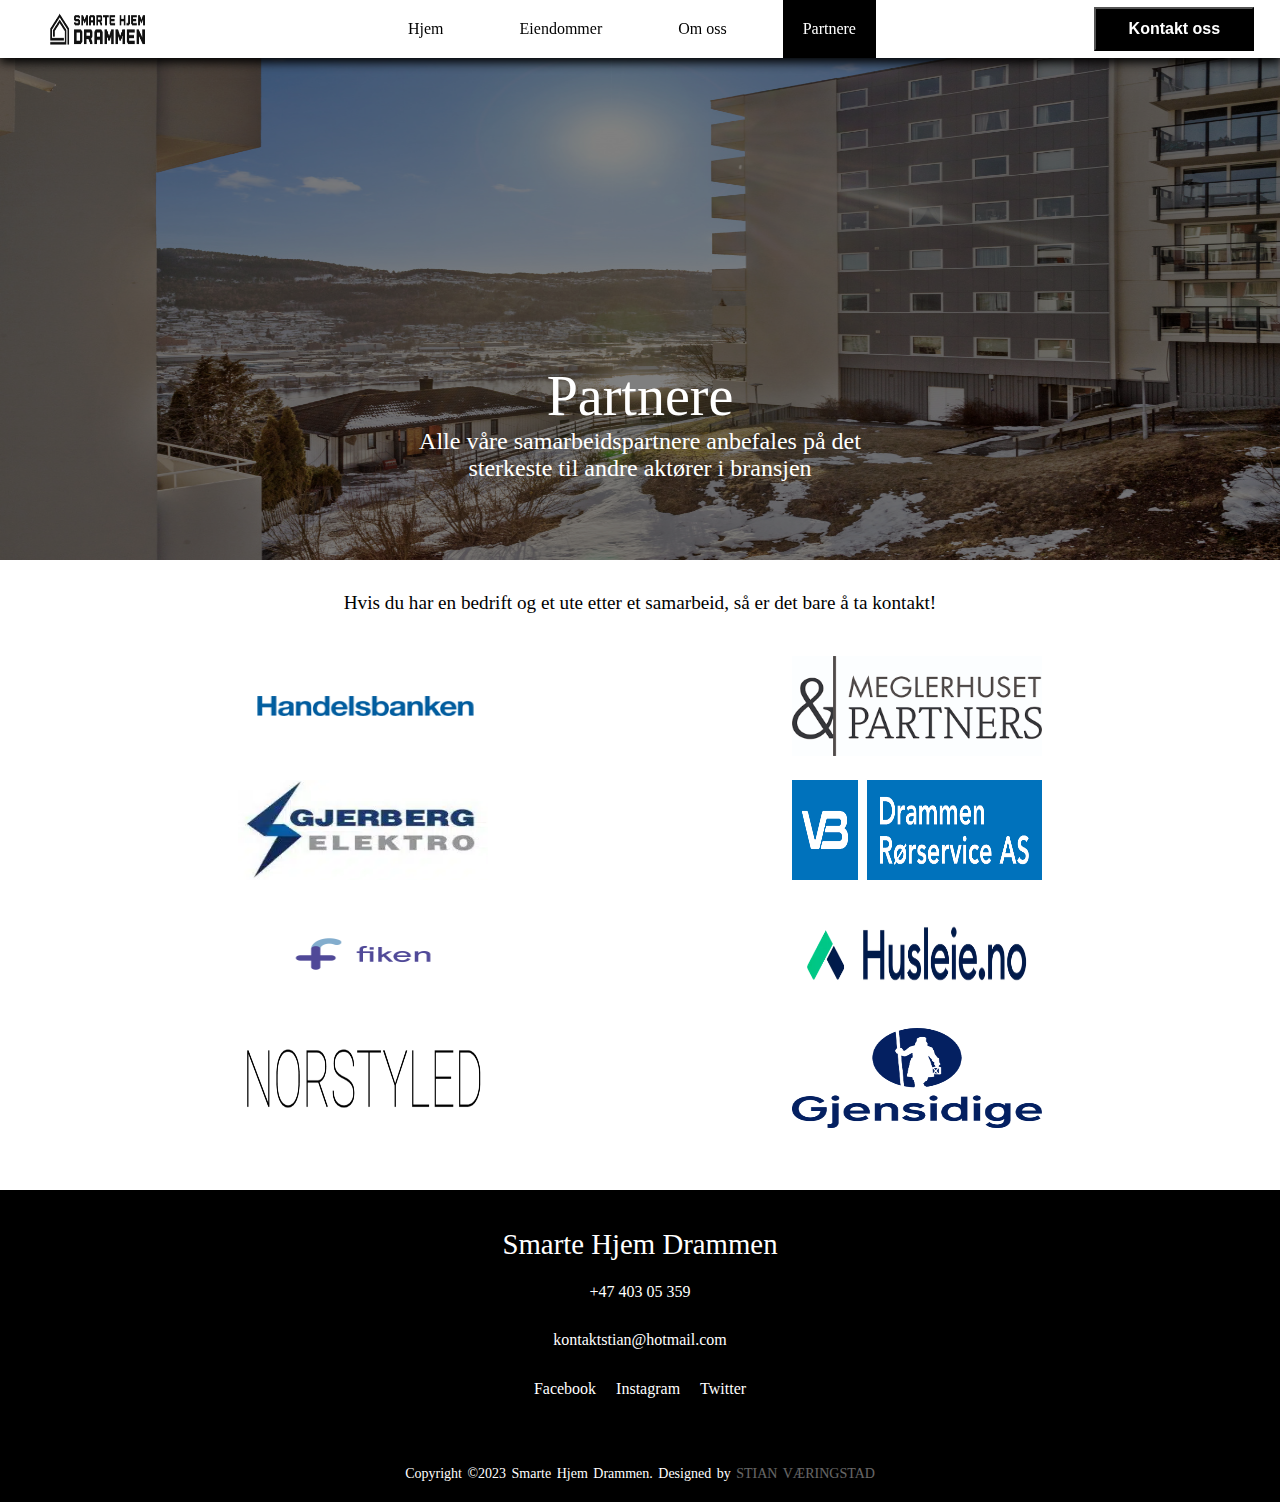
<file: SHDpartnere.html>
<!DOCTYPE html>
<html lang="no">
<head>
  <title>Smarte Hjem Drammen</title>
  <meta name="viewport" content="width=device-width,initial-scale=1" >
  <link href="resources/CSS/SHDpartnere.css" rel="stylesheet">
  <link 
    rel="stylesheet" href="https://cdnjs.cloudflare.com/ajax/libs/font-awesome/6.3.0/css/all.min.css" integrity="sha512-SzlrxWUlpfuzQ+pcUCosxcglQRNAq/DZjVsC0lE40xsADsfeQoEypE+enwcOiGjk/bSuGGKHEyjSoQ1zVisanQ==" crossorigin="anonymous" referrerpolicy="no-referrer" 
  />
</head>
<body>
    <div class="navbar">
        <img class="logo" src="/resources/images/logo-svarthvit.png" alt="logo">
        <nav class="nav-bar">
            <ul class="navbarliste">
            <li><a href="index.html" >Hjem</a></li>
            <li><a href="SHD.eiendommer.html">Eiendommer</a></li>
            <!-- <li><a href="">FAQ</a></li> -->
            <li><a href="SHDomoss.html">Om oss</a></li>
            <li><a href=""class="activ">Partnere</a></li>
            </ul>
        </nav>
        <a href="SHDkontakt.html"><button class="knapp2">Kontakt oss</button></a> 
        <div class="hamburger">
            <div class="line"></div>
            <div class="line"></div>
            <div class="line"></div>
        </div>
    </div>

    <script>
        hamburger = document.querySelector(".hamburger");
        hamburger.onclick = function() {
            navBar = document.querySelector(".nav-bar");
            navBar.classList.toggle("active");
        }
    </script>

    <div class="svartbox">
        <div class="overskrift">
            <img src="resources/images/utsiktU51.jpg" alt="utsikt" class="bakgrunnsbilde">
            <h1>Partnere</h1>
            <p>Alle våre samarbeidspartnere anbefales på det sterkeste til andre aktører i bransjen</p>
        </div>
    </div>

    <p class="bedriftkommentar">Hvis du har en bedrift og et ute etter et samarbeid, så er det bare å ta kontakt!</p>

    <div class="container">
        <div class="box">
            <img src="resources/images/handelsbankenlogo.png" alt="Handelsbanken-logo" class="bedriftbilde">
            <img src="resources/images/meglerhusetlogo.png" alt="Meglerhuset-og-partners" class="bedriftbilde">
        </div>
        <div class="box">
            <img src="resources/images/Gjerberg-Elektro-logo.webp" alt="Gjerberg-elektro" class="bedriftbilde">
            <img src="resources/images/Logo__Drammen__Rorservice_AS.BMP" alt="Drammen-rørservice" class="bedriftbilde">
        </div>
        <div class="box">
            <img src="resources/images/fiken-logo.png" alt="Fiken-logo" class="bedriftbilde">
            <img src="resources/images/husleie.no-logo.webp" alt="Husleie.no-logo" class="bedriftbilde">
        </div>
        <div class="box">
            <img src="resources/images/norstyled-logo.png" alt="Norstyled-logo" class="bedriftbilde">
            <img src="resources/images/gjensidige-logo.png" alt="Gjensidige-logo" class="bedriftbilde">
        </div>
    </div>

  <footer>
    <div class="footer-content">
       <h4>Smarte Hjem Drammen</h4>
       <p>+47 403 05 359</p>
       <p>kontaktstian@hotmail.com</p>
       <ul class="sosiale">
        <li><a href="https://www.facebook.com/profile.php?id=100004467826902" class="facebook">Facebook</a></li>
        <li><a href="#" class="Instagram">Instagram</a></li>
        <li><a href="https://twitter.com/StianVaringstad" class="Twitter">Twitter</a></li>
       </ul>
    </div>
    <div class="footer-bottom">
      <p>Copyright &copy;2023 Smarte Hjem Drammen. Designed by <span>Stian Væringstad</span></p>
    </div>
  </footer>
</body>

</html>
</file>
<file: resources/CSS/SHD.css>
/* Gjelder for hele
============================*/
  * {
    margin: 0; padding: 0;
    box-sizing: border-box;
    text-decoration:none;
  }
  body {
    background: #ffffff;
    color: rgb(0, 0, 0);
    font-family: Georgia;
    width: 100%;
    height: 100%;
  }
/* Gjelder for hele
=============================*/


/*navigasjonsbaren
=============================*/
  .navbar{
    position: fixed;
    top: 0; left: 0; right: 0;
    background-color: #FFF;
    box-shadow: 0 0.3rem 0.6rem rgba(0, 0, 0, 1);
    padding: 0 2%;
    display: flex;
    align-items: center;
    justify-content: space-between;
    z-index: 10;
  }
  .logo{
    height: 3rem;
  }
  .activ{
    color: white !important;
    background-color: black;
  }
  .navbarliste li { 
    display: inline-block;
    padding: 0 1rem;
  }
  .navbarliste li a {
    transition: all 0.3s ease 0s;
  }
  .navbarliste li a:hover{
    color:#FFF;
    background-color: black;
  }
  .nav-bar li a{
    font-size: 1rem;
    padding: 1.25rem;
    display: block;
    color: black;
  }
  .knapp2{
    font-weight: bold;
    color: #FFF;
    background-color: black;
    cursor: pointer;
    height: 2.75rem;
    width: 10rem;
    font-size: 1rem;
  }
  .knapp2:hover{
    background-color: #FFF;
    color: black;
    transition: font-size .15s;
    font-size: 1.38rem;
  }
  .hamburger{
    display:none;
  }
  @media only screen and (max-width:1160px){
    .navbar{
      padding: 0 0.5%;
    }
    .navbarliste li{
      padding: 0 0.1rem;;
    }
  }
  @media only screen and (max-width: 960px){
    .hamburger{
      display:block;
      cursor:pointer;
    }
    .hamburger .line{
      width: 30px;
      height: 3px;
      background: black;
      margin: 6px 0;
    }
    .nav-bar{
      height: 0;
      position: absolute;
      top: 48.4px;
      left: 0;
      right: 0;
      width: 100vw;
      background-color: rgb(255, 255, 255);
      transition: 0.2s;
      overflow: hidden;
    }
    .nav-bar.active{
      height: 340px;
    }
    .nav-bar ul{
      display: block;
      width: fit-content;
      margin: 50px auto 0 auto;
      text-align: center;
      transition: 0.5s;
      opacity: 0;
    }
    .navbarliste li{
      display: block;
    }
    .nav-bar ul li{
      color: black;
    }
    .nav-bar.active ul{
      opacity: 1;
    }
    .nav-bar ul li a{
      margin: 10px;
    }
  }
/*navigasjonsbaren
=================================*/


/*Hoved tekst med bakgrunnsbilde
=================================*/
  .intro h1{ 
    text-align: center;
    color: #FFF;
    font-size: 4rem;
    position: relative;
    top: -9.375rem;
    font-weight: lighter;
    letter-spacing: 0.125rem;
  }
  .intro h3{ 
    text-align: center;
    color: #FFF;
    font-size: 1rem;
    font-style:italic;
    position: relative;
    top: -9.375rem;
    letter-spacing: 0.125rem;
  }

  .intro img{
    width: 100%;
    max-height: 40rem;
    min-height: 20rem;
  }
  #smart {
    text-transform:uppercase
  }
  @media only screen and (max-width: 800px){
    .intro h1{
      font-size: 3rem;
    }
    .intro h3{
      font-size: 0.6rem;
    }
  }
/*Hoved tekst med bakgrunnsbilde
======================================*/


/*Intorduksjonsdelen
======================================*/
  #beskrivelse{
    text-align: center;
    font-weight: 500;
    font-size: 1.5em;
    width: 35%;
    line-height: 1.8rem;
    margin: auto;
  }
  .knapp{
    font-weight: bold;
    color: #FFF;
    background-color: black;
    cursor: pointer;
    height: 3.125rem;
    width: 11rem;
    font-size: 1rem;
    margin-top: 1.25rem;
  }
  .knapp:hover{
    background-color: #FFF;
    color: black;
    transition: font-size .15s;
    font-size: 1.125rem;
  }
  @media only screen and (max-width:900px){
    #beskrivelse{
      width: 50%;
    }
  }
  @media only screen and (max-width:600px){
    #beskrivelse{
      width: 70%;
    }
  }
/*Intorduksjonsdelen
====================================*/


/*innformasjons delen
=====================================*/
  .container{
    display: flex;
  }
  .info {
    width: 80%; 
    padding: 6.25rem 5.4rem 6.25rem 5.4rem;
  }
  .info h2{
    font-size: 3.125rem;
    font-weight: 100;
  }
  .info p{
    margin-top: 1.6rem;
    color: #1d1d1d;
    font-size: 1.125rem;
    line-height: 1.625rem;
    font-weight: 400;
  }
  .infobilde {
    height: 6.25rem;
  }
  .smartbilde{
    width: 100%;
    height: 90%;
  }
  @media only screen and (max-width: 950px){
    .container{
      display: block;
    }
    .info{
      width: 100%;
      text-align: center;
      padding: 4rem;
    }
    .smartbilde{
      width: 100%;
      height: 100%;
    }
  }
  @media only screen and (max-width:600px){
    .info{
      padding: 2rem;
    }
  }
/*innformasjons delen
=====================================*/


/*footer koden
=====================================*/
.footer-content{
  display: flex;
  padding-top: 1.875rem;
  align-items: center;
  justify-content: center;
  flex-direction: column;
  text-align: center;
  color: white;
  background-color: black;
  width: 100%;
}
.footer-content h4{
  font-size: 1.8rem;
  font-weight: 400;
  text-transform: capitalize;
  line-height: 3rem;
}
.footer-content p{
  margin: 0.625rem auto;
  line-height: 1.75rem;
}
.sosiale{
  list-style: none;
  display: flex;
  align-items: center;
  justify-content: center;
  margin: 1rem 0 3rem 0;
}
.sosiale li{
  margin: 0 0.625rem;
}
.sosiale a{
  color: white;
}
.sosiale a:hover{
  color: grey;
}
.footer-bottom{
  background: black;
  width: 100%;
  padding: 20px 0;
  text-align: center;
  color: white;
}
.footer-bottom p{
  font-size: 0.875rem;
  word-spacing: 0.125rem;
}
.footer-bottom span{
  text-transform: uppercase;
  opacity: .4;
  font-weight: 200;
}
/*footer koden
====================================*/
</file>
<file: resources/CSS/SHDeiendommer.css>
/* Gjelder for hele
============================*/
  * {
    margin: 0; padding: 0;
    box-sizing: border-box;
    text-decoration:none;
  }
  body {
    background: #ffffff;
    color: rgb(0, 0, 0);
    font-family: Georgia;
    width: 100%;
    height: 100%;
  }
/* Gjelder for hele
=============================*/
  

/*navigasjonsbaren
=============================*/
  .navbar{
    position: fixed;
    top: 0; left: 0; right: 0;
    background-color: #FFF;
    box-shadow: 0 0.3rem 0.6rem rgba(0, 0, 0, 1);
    padding: 0 2%;
    display: flex;
    align-items: center;
    justify-content: space-between;
    z-index: 10;
  }
  .logo{
    width: 9rem;
    height: 3rem;
  }
  .activ{
    color: white !important;
    background-color: black;
  }
  .navbarliste li { 
    display: inline-block;
    padding: 0 1rem;
  }
  .navbarliste li a {
    transition: all 0.3s ease 0s;
  }
  .navbarliste li a:hover{
    color:#FFF;
    background-color: black;
  }
  .nav-bar li a{
    font-size: 1rem;
    padding: 1.25rem;
    display: block;
    color: black;
  }
  .knapp2{
    font-weight: bold;
    color: #FFF;
    background-color: black;
    cursor: pointer;
    height: 2.75rem;
    width: 10rem;
    font-size: 1rem;
  }
  .knapp2:hover{
    background-color: #FFF;
    color: black;
    transition: font-size .15s;
    font-size: 1.38rem;
  }
  .hamburger{
    display:none;
  }
  @media only screen and (max-width:1160px){
    .navbar{
      padding: 0 0.5%;
    }
    .navbarliste li{
      padding: 0 0.1rem;;
    }
  }
  @media only screen and (max-width: 960px){
    .hamburger{
      display:block;
      cursor:pointer;
    }
    .hamburger .line{
      width: 30px;
      height: 3px;
      background: black;
      margin: 6px 0;
    }
    .nav-bar{
      height: 0;
      position: absolute;
      top: 48.4px;
      left: 0;
      right: 0;
      width: 100vw;
      background-color: rgb(255, 255, 255);
      transition: 0.2s;
      overflow: hidden;
    }
    .nav-bar.active{
      height: 340px;
    }
    .nav-bar ul{
      display: block;
      width: fit-content;
      margin: 50px auto 0 auto;
      text-align: center;
      transition: 0.5s;
      opacity: 0;
    }
    .navbarliste li{
      display: block;
    }
    .nav-bar ul li{
      color: black;
    }
    .nav-bar.active ul{
      opacity: 1;
    }
    .nav-bar ul li a{
      margin: 10px;
    }
  }
/*navigasjonsbaren
=================================*/
 

/*Hovedtekst med bakgrunnsbilde
=================================*/
  .svartbox{
    background-color: black;
    height: 35rem;
    width: 100%;
  }
  .bakgrunnsbilde{
    width: 100%;
    background-color: black;
    height: 35rem;
    opacity: 0.4;
  }
  .overskrift h1{
      text-align: center;
      font-size: 3.5rem;
      font-weight: 300;
      position: relative;
      color: white;
      top: -13rem;
  }
  .overskrift p{
    position: relative;
    top: -13rem;
    font-size: 1.5rem;
    color: white;
    width: 45%;
    margin: auto;  
    text-align: center;
  }
  @media only screen and (max-width:800px){
    .overskrift h1{
        font-size: 3rem;
    }
    .overskrift p{
        font-size: 1.25rem;
    }
    .svartbox{
        height: 30rem;
    }
    .bakgrunnsbilde{
        height: 30rem;
    }
  }
  @media only screen and (max-width:400px){
    .svartbox{
        height: 25rem;
    }
    .bakgrunnsbilde{
        height: 25rem;
    }
  }
/*Hovedtekst med bakgrunnsbilde
=================================*/


/*Hovedinnhold
=================================*/
    .container{
        display: flex;
        justify-content: space-around;
        width: 100%;
        height: 100%;
        margin-top: 4rem;
        flex-wrap: wrap;
    }
    .collage{
       width: 100%;
       height: 70%;
    }
    .box{
        max-height: 650px;
        min-height: 300px;
        max-width: 500px;
        min-width: 300px;
        margin-bottom: 5rem;
    }
    .box p{
        margin: 0.5rem;
        text-align: center;
        font-style: italic;
    }
    .box h2{
        text-align: center;
        font-weight: 500;
        margin: 1rem;
    }
    .box div{
        display: flex;
        justify-content: center;
        margin: 1rem;
    }
    .box div p{
        margin-left: 0.1rem;
        margin-right:1.5rem ;
        align-self: center;
    }
    .icon{
        width: 50px;
        height: 50px;
    }
    .box div button{
        font-weight: bold;
        color: white;
        background-color: black;
        cursor: pointer;
        height: 3.125rem;
        width: 10rem;
        font-size: 1rem;
    }
    .box div button:hover{
        background-color: white;
        color: black;
    }
    @media only screen and (max-width: 800px){
        .overskrift p{
            width: 60%;
        }
    }
    @media only screen and (max-width: 500px){
        .overskrift p{
            width: 90%;
        }
    }
/*Hovedinnhold
=================================*/
  
/*footer koden
=====================================*/
  .footer-content{
    display: flex;
    padding-top: 1.875rem;
    align-items: center;
    justify-content: center;
    flex-direction: column;
    text-align: center;
    color: white;
    background-color: black;
    width: 100%;
  }
  .footer-content h4{
    font-size: 1.8rem;
    font-weight: 400;
    text-transform: capitalize;
    line-height: 3rem;
  }
  .footer-content p{
    margin: 0.625rem auto;
    line-height: 1.75rem;
  }
  .sosiale{
    list-style: none;
    display: flex;
    align-items: center;
    justify-content: center;
    margin: 1rem 0 3rem 0;
  }
  .sosiale li{
    margin: 0 0.625rem;
  }
  .sosiale a{
    color: white;
  }
  .sosiale a:hover{
    color: grey;
  }
  .footer-bottom{
    background: black;
    width: 100%;
    padding: 20px 0;
    text-align: center;
    color: white;
  }
  .footer-bottom p{
    font-size: 0.875rem;
    word-spacing: 0.125rem;
  }
  .footer-bottom span{
    text-transform: uppercase;
    opacity: .4;
    font-weight: 200;
  }
/*footer koden
====================================*/
</file>
<file: resources/CSS/SHDkontakt.css>
/* Gjelder for hele
============================*/
  * {
    margin: 0; padding: 0;
    box-sizing: border-box;
    text-decoration:none;
  }
  body {
    background: #ffffff;
    color: rgb(0, 0, 0);
    font-family: Georgia;
    width: 100%;
    height: 100%;
  }
/* Gjelder for hele
=============================*/


/*navigasjonsbaren
=============================*/
  .navbar{
    position: fixed;
    top: 0; left: 0; right: 0;
    background-color: #FFF;
    box-shadow: 0 0.3rem 0.6rem rgba(0, 0, 0, 1);
    padding: 0 2%;
    display: flex;
    align-items: center;
    justify-content: space-between;
    z-index: 10;
  }
  .logo{
    width: 9rem;
    height: 3rem;
  }
  .activ{
    color: white !important;
    background-color: black;
  }
  .navbarliste li { 
    display: inline-block;
    padding: 0 1rem;
  }
  .navbarliste li a {
    transition: all 0.3s ease 0s;
  }
  .navbarliste li a:hover{
    color:#FFF;
    background-color: black;
  }
  .nav-bar li a{
    font-size: 1rem;
    padding: 1.25rem;
    display: block;
    color: black;
  }
  .knapp2{
    font-weight: bold;
    color: #FFF;
    background-color: black;
    cursor: pointer;
    height: 2.75rem;
    width: 10rem;
    font-size: 1rem;
  }
  .knapp2:hover{
    background-color: #FFF;
    color: black;
    transition: font-size .15s;
    font-size: 1.38rem;
  }
  .hamburger{
    display:none;
  }
  @media only screen and (max-width:1160px){
    .navbar{
      padding: 0 0.5%;
    }
    .navbarliste li{
      padding: 0 0.1rem;;
    }
  }
  @media only screen and (max-width: 960px){
    .hamburger{
      display:block;
      cursor:pointer;
    }
    .hamburger .line{
      width: 30px;
      height: 3px;
      background: black;
      margin: 6px 0;
    }
    .nav-bar{
      height: 0;
      position: absolute;
      top: 48.4px;
      left: 0;
      right: 0;
      width: 100vw;
      background-color: rgb(255, 255, 255);
      transition: 0.2s;
      overflow: hidden;
    }
    .nav-bar.active{
      height: 340px;
    }
    .nav-bar ul{
      display: block;
      width: fit-content;
      margin: 50px auto 0 auto;
      text-align: center;
      transition: 0.5s;
      opacity: 0;
    }
    .navbarliste li{
      display: block;
    }
    .nav-bar ul li{
      color: black;
    }
    .nav-bar.active ul{
      opacity: 1;
    }
    .nav-bar ul li a{
      margin: 10px;
    }
  }
/*navigasjonsbaren
=================================*/


/*kontaktskjema 
==================================*/
  .kontaktboks{
    position: relative;
    display: flex;
    justify-content: center;
    align-items: center;
    padding: 1.25rem 6.25rem;
    top: 8rem;
    margin-bottom: 18.75rem;
  }
  .kontaktboks:after{
    content: "";
    position: absolute;
    left: 0;
    top: 0;
    width: 100%;
    height: 100%;
  }
  h1{
    position: relative;
    padding-bottom: 0.625rem;
    margin-bottom: 0.625rem;
  }
  h1:after{
    content: "";
    position: absolute;
    bottom: 0;
    transform: translateX(-50%);
    height: 0.25rem;
    width: 12.5rem;
    border-radius: 0.125rem;
    background-color: black;
  }
  .felt{
    width: 100%;
    padding: 0.5rem 1rem;
    outline: none;
    border: 0.125rem solid rgba(0, 0, 0, 0);
    background-color: rgba(255, 246, 246, 0.9);
    font-size: 1.1rem;
    margin-bottom: 1.375rem;
    transition: .3s;
  }
  .felt:focus{
    background-color: #fff;
    border: 2px solid rgba(30, 85, 250, 0.47);
  }
  .btn{
    width: 100%;
    padding: 0.5rem 1rem;
    font-size: 1.1rem;
    background-color: rgba(0, 0, 0, 1);
    cursor: pointer;
    outline: none;
    border: none;
    color: #fff;
    transition: .3s;
  }
  .btn:hover{
    background-color: rgb(63, 63, 63);
  }
  @media only screen and (max-width: 500px){
    .kontaktboks{
      padding: 0px;
      
    }
  }
/*kontaktskjema 
==================================*/

/*footer koden
=====================================*/
  .footer-content{
    display: flex;
    padding-top: 1.875rem;
    align-items: center;
    justify-content: center;
    flex-direction: column;
    text-align: center;
    color: white;
    background-color: black;
    width: 100%;
  }
  .footer-content h4{
    font-size: 1.8rem;
    font-weight: 400;
    text-transform: capitalize;
    line-height: 3rem;
  }
  .footer-content p{
    margin: 0.625rem auto;
    line-height: 1.75rem;
  }
  .sosiale{
    list-style: none;
    display: flex;
    align-items: center;
    justify-content: center;
    margin: 1rem 0 3rem 0;
  }
  .sosiale li{
    margin: 0 0.625rem;
  }
  .sosiale a{
    color: white;
  }
  .sosiale a:hover{
    color: grey;
  }
  .footer-bottom{
    background: black;
    width: 100%;
    padding: 20px 0;
    text-align: center;
    color: white;
  }
  .footer-bottom p{
    font-size: 0.875rem;
    word-spacing: 0.125rem;
  }
  .footer-bottom span{
    text-transform: uppercase;
    opacity: .4;
    font-weight: 200;
  }
/*footer koden
====================================*/
</file>
<file: resources/CSS/SHDomoss.css>
/* Gjelder for hele
============================*/
* {
  margin: 0; padding: 0;
  box-sizing: border-box;
  text-decoration:none;
}
body {
  background: #ffffff;
  color: rgb(0, 0, 0);
  font-family: Georgia;
  width: 100%;
  height: 100%;
}

/* Gjelder for hele
=============================*/

/*navigasjonsbaren
=============================*/
  .navbar{
    position: fixed;
    top: 0; left: 0; right: 0;
    background-color: #FFF;
    box-shadow: 0 0.3rem 0.6rem rgba(0, 0, 0, 1);
    padding: 0 2%;
    display: flex;
    align-items: center;
    justify-content: space-between;
    z-index: 10;
  }
  .logo{
    width: 9rem;
    height: 3rem;
  }
  .activ{
    color: white !important;
    background-color: black;
  }
  .navbarliste li { 
    display: inline-block;
    padding: 0 1rem;
  }
  .navbarliste li a {
    transition: all 0.3s ease 0s;
  }
  .navbarliste li a:hover{
    color:#FFF;
    background-color: black;
  }
  .nav-bar li a{
    font-size: 1rem;
    padding: 1.25rem;
    display: block;
    color: black;
  }
  .knapp2{
    font-weight: bold;
    color: #FFF;
    background-color: black;
    cursor: pointer;
    height: 2.75rem;
    width: 10rem;
    font-size: 1rem;
  }
  .knapp2:hover{
    background-color: #FFF;
    color: black;
    transition: font-size .15s;
    font-size: 1.38rem;
  }
  .hamburger{
    display:none;
  }
  @media only screen and (max-width:1160px){
    .navbar{
      padding: 0 0.5%;
    }
    .navbarliste li{
      padding: 0 0.1rem;;
    }
  }
  @media only screen and (max-width: 960px){
    .hamburger{
      display:block;
      cursor:pointer;
    }
    .hamburger .line{
      width: 30px;
      height: 3px;
      background: black;
      margin: 6px 0;
    }
    .nav-bar{
      height: 0;
      position: absolute;
      top: 48.4px;
      left: 0;
      right: 0;
      width: 100vw;
      background-color: rgb(255, 255, 255);
      transition: 0.2s;
      overflow: hidden;
    }
    .nav-bar.active{
      height: 340px;
    }
    .nav-bar ul{
      display: block;
      width: fit-content;
      margin: 50px auto 0 auto;
      text-align: center;
      transition: 0.5s;
      opacity: 0;
    }
    .navbarliste li{
      display: block;
    }
    .nav-bar ul li{
      color: black;
    }
    .nav-bar.active ul{
      opacity: 1;
    }
    .nav-bar ul li a{
      margin: 10px;
    }
  }
/*navigasjonsbaren
=================================*/

/*Hovedtekst med bakgrunnsbilde
=================================*/
  .svartbox{
    background-color: black;
    height: 35rem;
    width: 100%;
  }
  .bakgrunnsbilde{
    height: 35rem;
    width: 100%;
    opacity: 0.7;
  }
  .overskrift h1{
    text-align: center;
    font-size: 3.5rem;
    font-weight: 300;
    position: relative;
    color: white;
    z-index: 1;
    top: -12.5rem;
  }
  .overskrift p{
    text-align: center;
    position: relative;
    top:-12.5rem;
    font-size: 1.875rem;
    color: white;  
  }
  @media only screen and (max-width:800px){
    .overskrift h1{
        font-size: 3rem;
    }
    .overskrift p{
        font-size: 1.25rem;
    }
    .svartbox{
        height: 30rem;
    }
    .bakgrunnsbilde{
        height: 30rem;
    }
  }
  @media only screen and (max-width:400px){
    .svartbox{
        height: 25rem;
    }
    .bakgrunnsbilde{
        height: 25rem;
    }
  }
/*Hovedtekst med bakgrunnsbilde
=================================*/

/*Hovedinnhold
=================================*/
.container{
    display: flex;
}
.box{
    width: 33%;
    padding: 6rem;
}
.box p{
    line-height: 1.56rem;
    padding-top: 1.25rem;
}
.container2{
    display: flex;
    justify-content: center;
    text-align: center;
    margin-bottom: 3.75rem;
}
.eierbilde{
    width: 25rem;
    height: 25rem;
}
.box2{
    line-height: 1.875rem;
}
@media only screen and (max-width: 1100px){
  .box{
    padding: 4rem;
  }
}
@media only screen and (max-width: 900px){
  .box{
    padding: 4rem 2rem;
  }
}
@media only screen and (max-width: 700px){
  .container{
    display: block
  }
  .box{
    margin: auto;
    width: 80%;
  }
  .eierbilde{
    width: 20rem;
    height: 20rem;
  }
}
/*Hovedinnhold
=================================*/

/*footer koden
=====================================*/
.footer-content{
  display: flex;
  padding-top: 1.875rem;
  align-items: center;
  justify-content: center;
  flex-direction: column;
  text-align: center;
  color: white;
  background-color: black;
  width: 100%;
}
.footer-content h4{
  font-size: 1.8rem;
  font-weight: 400;
  text-transform: capitalize;
  line-height: 3rem;
}
.footer-content p{
  margin: 0.625rem auto;
  line-height: 1.75rem;
}
.sosiale{
  list-style: none;
  display: flex;
  align-items: center;
  justify-content: center;
  margin: 1rem 0 3rem 0;
}
.sosiale li{
  margin: 0 0.625rem;
}
.sosiale a{
  color: white;
}
.sosiale a:hover{
  color: grey;
}
.footer-bottom{
  background: black;
  width: 100%;
  padding: 20px 0;
  text-align: center;
  color: white;
}
.footer-bottom p{
  font-size: 0.875rem;
  word-spacing: 0.125rem;
}
.footer-bottom span{
  text-transform: uppercase;
  opacity: .4;
  font-weight: 200;
}
/*footer koden
====================================*/
</file>
<file: resources/CSS/SHDpartnere.css>
/* Gjelder for hele
============================*/
* {
    margin: 0; padding: 0;
    box-sizing: border-box;
    text-decoration:none;
  }
  body {
    background: #ffffff;
    color: rgb(0, 0, 0);
    font-family: Georgia;
    width: 100%;
    height: 100%;
  }
/* Gjelder for hele
  =============================*/
 
  
/*navigasjonsbaren
=============================*/
  .navbar{
    position: fixed;
    top: 0; left: 0; right: 0;
    background-color: #FFF;
    box-shadow: 0 0.3rem 0.6rem rgba(0, 0, 0, 1);
    padding: 0 2%;
    display: flex;
    align-items: center;
    justify-content: space-between;
    z-index: 10;
  }
  .logo{
    width: 9rem;
    height: 3rem;
  }
  .activ{
    color: white !important;
    background-color: black;
  }
  .navbarliste li { 
    display: inline-block;
    padding: 0 1rem;
  }
  .navbarliste li a {
    transition: all 0.3s ease 0s;
  }
  .navbarliste li a:hover{
    color:#FFF;
    background-color: black;
  }
  .nav-bar li a{
    font-size: 1rem;
    padding: 1.25rem;
    display: block;
    color: black;
  }
  .knapp2{
    font-weight: bold;
    color: #FFF;
    background-color: black;
    cursor: pointer;
    height: 2.75rem;
    width: 10rem;
    font-size: 1rem;
  }
  .knapp2:hover{
    background-color: #FFF;
    color: black;
    transition: font-size .15s;
    font-size: 1.38rem;
  }
  .hamburger{
    display:none;
  }
  @media only screen and (max-width:1160px){
    .navbar{
      padding: 0 0.5%;
    }
    .navbarliste li{
      padding: 0 0.1rem;;
    }
  }
  @media only screen and (max-width: 960px){
    .hamburger{
      display:block;
      cursor:pointer;
    }
    .hamburger .line{
      width: 30px;
      height: 3px;
      background: black;
      margin: 6px 0;
    }
    .nav-bar{
      height: 0;
      position: absolute;
      top: 48.4px;
      left: 0;
      right: 0;
      width: 100vw;
      background-color: rgb(255, 255, 255);
      transition: 0.2s;
      overflow: hidden;
    }
    .nav-bar.active{
      height: 340px;
    }
    .nav-bar ul{
      display: block;
      width: fit-content;
      margin: 50px auto 0 auto;
      text-align: center;
      transition: 0.5s;
      opacity: 0;
    }
    .navbarliste li{
      display: block;
    }
    .nav-bar ul li{
      color: black;
    }
    .nav-bar.active ul{
      opacity: 1;
    }
    .nav-bar ul li a{
      margin: 10px;
    }
  }
/*navigasjonsbaren
=================================*/
  

/*Hovedtekst med bakgrunnsbilde
=================================*/
  .svartbox{
    background-color: black;
    height: 35rem;
    width: 100%;
  }
  .bakgrunnsbilde{
    height: 35rem;
    width: 100%;
    opacity: 0.5;
  }
  .overskrift h1{
    text-align: center;
    font-size: 3.5rem;
    font-weight: 300;
    position: relative;
    color: white;
    z-index: 1;
    top: -12.5rem;
  }
  .overskrift p{
    text-align: center;
    position: relative;
    top:-12.5rem;
    font-size: 1.5rem;
    color: white;  
    width: 40%;
    margin: auto;
  }
  .bedriftkommentar{
    text-align: center;
    font-size: 1.2rem;
    padding: 2rem;
  }
  @media only screen and (max-width:800px){
    .overskrift h1{
        font-size: 3rem;
    }
    .overskrift p{
        font-size: 1.25rem;
        width: 60%;
    }
    .svartbox{
        height: 30rem;
    }
    .bakgrunnsbilde{
        height: 30rem;
    }
  }
  @media only screen and (max-width:400px){
    .svartbox{
        height: 25rem;
    }
    .bakgrunnsbilde{
        height: 25rem;
    }
    .overskrift p{
      width: 70%;
    }
  }
/*Hovedtekst med bakgrunnsbilde
=================================*/


/*Hovedinnhold
=================================*/
  .container{
    display: block;
    width: 100%;
    text-align: center;
  }
  .bedriftbilde{
    height: 100px;
    width: 250px;
    margin: 10px 150px;
  }
  @media only screen and (max-width: 1100px){
    .bedriftbilde{
      margin: 10px 100px;
    }
  }
  @media only screen and (max-width: 910px){
    .bedriftbilde{
      margin: 10px 50px;
    }
  }
/*Hovedinnhold
=================================*/
  

/*footer koden
=====================================*/
  .footer-content{
    display: flex;
    padding-top: 1.875rem;
    margin-top: 3rem;
    align-items: center;
    justify-content: center;
    flex-direction: column;
    text-align: center;
    color: white;
    background-color: black;
    width: 100%;
  }
  .footer-content h4{
    font-size: 1.8rem;
    font-weight: 400;
    text-transform: capitalize;
    line-height: 3rem;
  }
  .footer-content p{
    margin: 0.625rem auto;
    line-height: 1.75rem;
  }
  .sosiale{
    list-style: none;
    display: flex;
    align-items: center;
    justify-content: center;
    margin: 1rem 0 3rem 0;
  }
  .sosiale li{
    margin: 0 0.625rem;
  }
  .sosiale a{
    color: white;
  }
  .sosiale a:hover{
    color: grey;
  }
  .footer-bottom{
    background: black;
    width: 100%;
    padding: 20px 0;
    text-align: center;
    color: white;
  }
  .footer-bottom p{
    font-size: 0.875rem;
    word-spacing: 0.125rem;
  }
  .footer-bottom span{
    text-transform: uppercase;
    opacity: .4;
    font-weight: 200;
  }
/*footer koden
====================================*/
</file>
